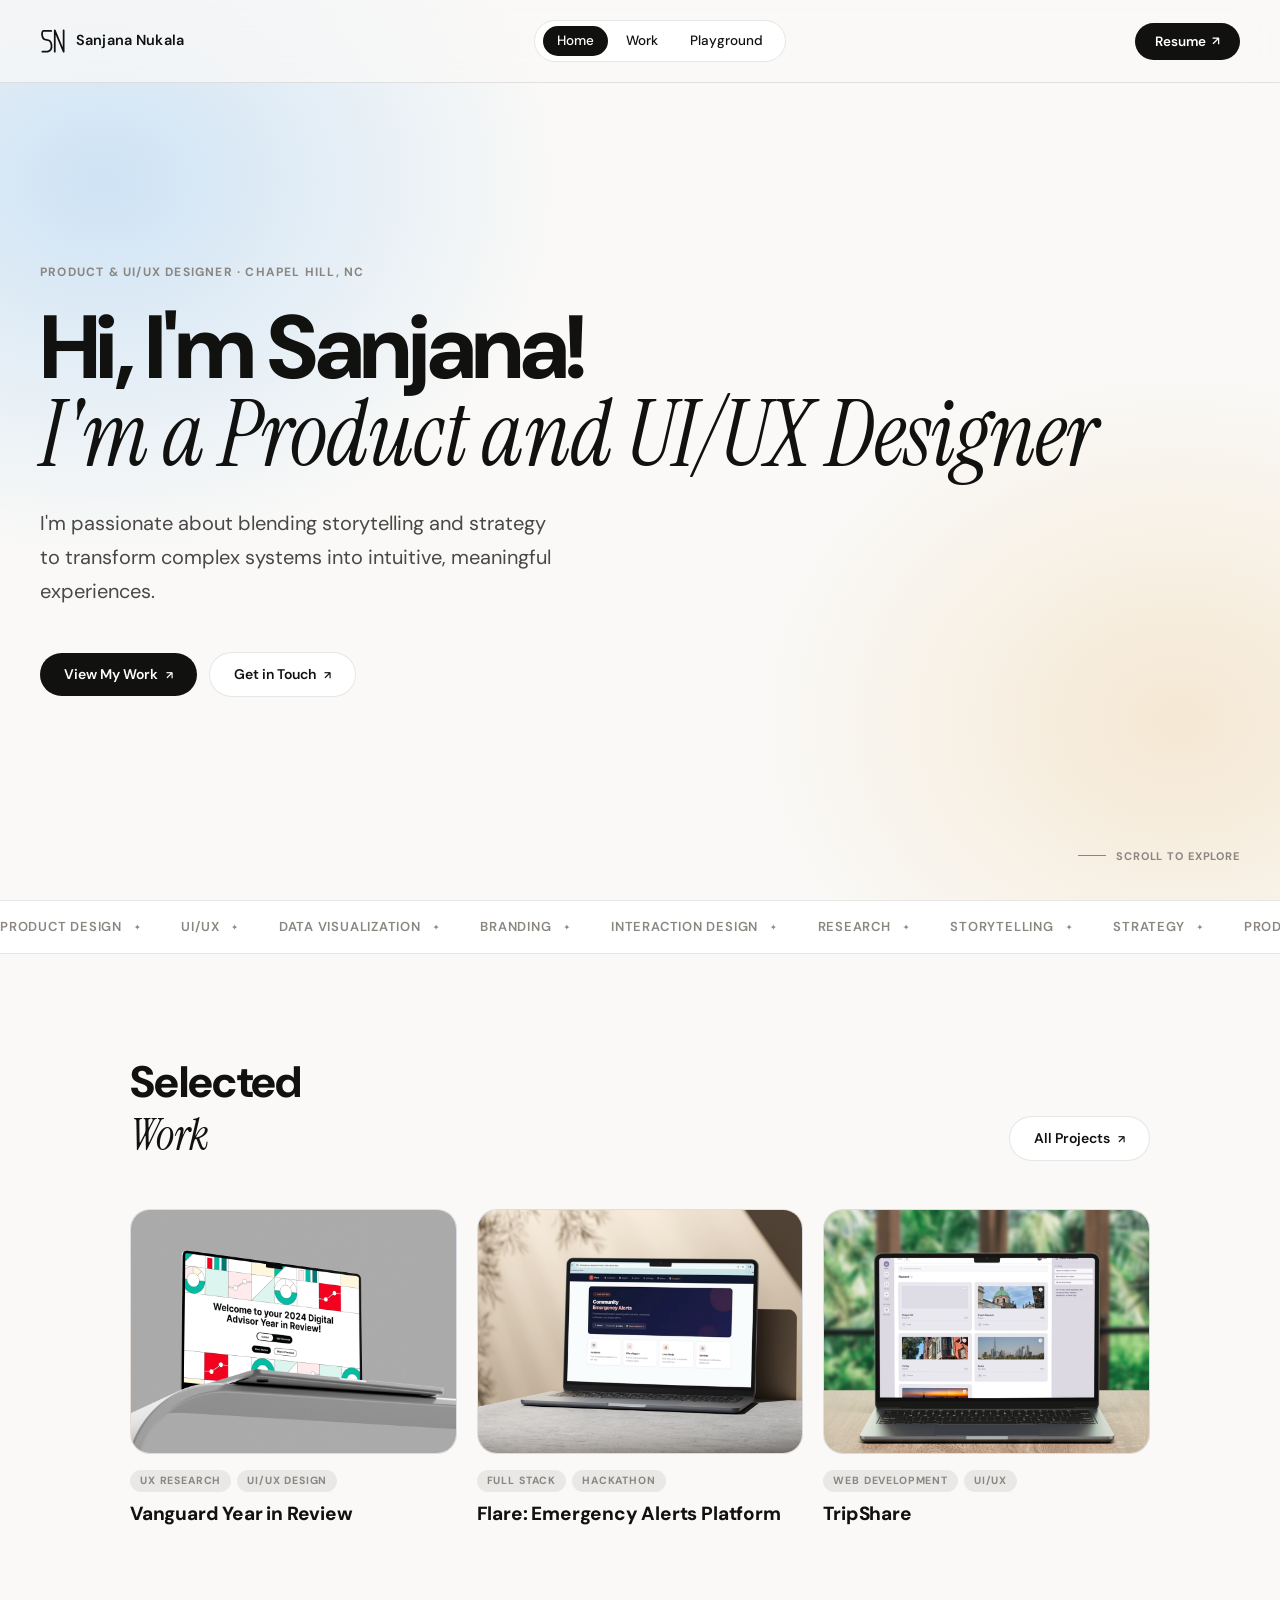
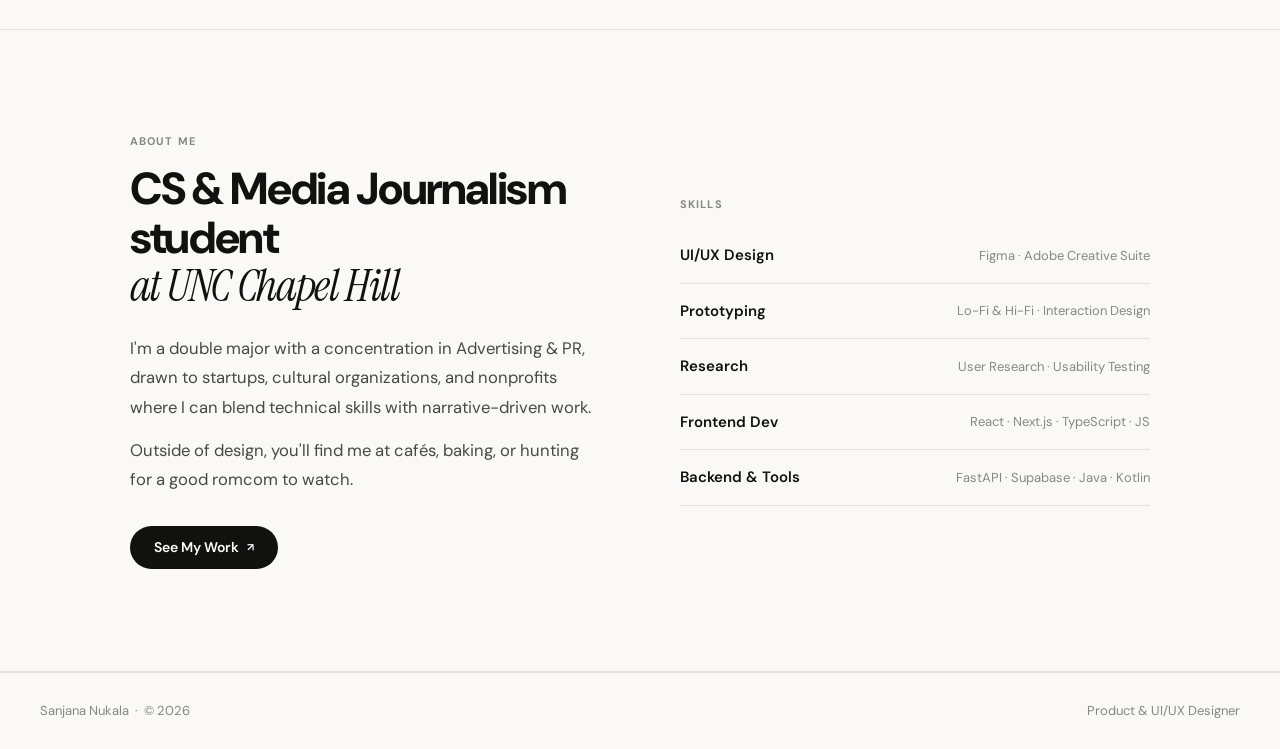
<file: index.html>
<!DOCTYPE html>
<html lang="en">
<head>
  <meta charset="UTF-8" />
  <meta name="viewport" content="width=device-width, initial-scale=1.0" />
  <meta name="description" content="Sanjana Nukala — Product & UI/UX Designer blending storytelling and strategy." />
  <title>Sanjana Nukala — Product & UI/UX Designer</title>
  <link rel="stylesheet" href="css/global.css" />
  <link rel="stylesheet" href="css/home.css" />
</head>
<body>

  <site-header></site-header>

  <!-- ── HERO ─────────────────────────────────────────────── -->
  <section class="hero">
    <p class="hero-eyebrow">Product & UI/UX Designer · Chapel Hill, NC</p>
    <h1>
      Hi, I'm Sanjana!<br />
      <em>I'm a Product and UI/UX Designer</em>
    </h1>
    <p class="hero-sub t-large">
      I'm passionate about blending storytelling and strategy to transform
      complex systems into intuitive, meaningful experiences.
    </p>
    <div class="hero-actions">
      <a href="/work/" class="btn btn-dark">View My Work</a>
      <a href="mailto:hello@youremail.com" class="btn btn-light">Get in Touch</a>
    </div>
    <div class="hero-scroll-hint">Scroll to explore</div>
  </section>

  <!-- ── MARQUEE ───────────────────────────────────────────── -->
  <div class="marquee-wrap" aria-hidden="true">
    <div class="marquee-track">
      <!-- Duplicate items for seamless loop -->
      <span class="marquee-item">Product Design</span>
      <span class="marquee-item">UI/UX</span>
      <span class="marquee-item">Data Visualization</span>
      <span class="marquee-item">Branding</span>
      <span class="marquee-item">Interaction Design</span>
      <span class="marquee-item">Research</span>
      <span class="marquee-item">Storytelling</span>
      <span class="marquee-item">Strategy</span>
      <span class="marquee-item">Product Design</span>
      <span class="marquee-item">UI/UX</span>
      <span class="marquee-item">Data Visualization</span>
      <span class="marquee-item">Branding</span>
      <span class="marquee-item">Interaction Design</span>
      <span class="marquee-item">Research</span>
      <span class="marquee-item">Storytelling</span>
      <span class="marquee-item">Strategy</span>
    </div>
  </div>

  <!-- ── WORK PREVIEW ──────────────────────────────────────── -->
  <section class="work-preview">
    <div class="container">
      <div class="work-header reveal">
        <h2>Selected<br/><em>Work</em></h2>
        <a href="/work/" class="btn btn-light">All Projects</a>
      </div>

      <div class="work-grid">

        <!-- ── Work Card 1 ── -->
        <a href="/work/vanguard-redesign/" class="work-card reveal">
          <div class="work-thumb">
            <img src="work/vanguard-redesign/assets/vanguard-mock.png" alt="Vanguard Year in Review Redesign" onerror="this.style.display='none'" />
          </div>
          <div class="work-info">
            <div class="work-tags">
              <span class="work-tag">UX Research</span>
              <span class="work-tag">UI/UX Design</span>
            </div>
            <h3>Vanguard Year in Review</h3>
          </div>
        </a>

        <!-- ── Work Card 2 ── -->
        <a href="/work/flare/" class="work-card reveal">
          <div class="work-thumb">
            <img src="resources/flare/flare_mockup.png" alt="Flare: Emergency Alerts Platform" onerror="this.style.display='none'" />
          </div>
          <div class="work-info">
            <div class="work-tags">
              <span class="work-tag">Full Stack</span>
              <span class="work-tag">Hackathon</span>
            </div>
            <h3>Flare: Emergency Alerts Platform</h3>
          </div>
        </a>

        <!-- ── Work Card 3 ── -->
        <a href="/work/tripshare/" class="work-card reveal">
          <div class="work-thumb">
            <img src="resources/tripshare/tripshare_mockup.png" alt="TripShare" onerror="this.style.display='none'" />
          </div>
          <div class="work-info">
            <div class="work-tags">
              <span class="work-tag">Web Development</span>
              <span class="work-tag">UI/UX</span>
            </div>
            <h3>TripShare</h3>
          </div>
        </a>

      </div>
    </div>
  </section>

  <!-- ── ABOUT ─────────────────────────────────────────────── -->
  <section class="about-strip">
    <div class="container">
      <div class="about-grid reveal">
        <div class="about-text">
          <p class="t-label" style="margin-bottom:16px">About Me</p>
          <h2>CS & Media Journalism student<br/><em>at UNC Chapel Hill</em></h2>
          <p class="t-body" style="margin-top:20px">
            I'm a double major with a concentration in Advertising & PR,
            drawn to startups, cultural organizations, and nonprofits where
            I can blend technical skills with narrative-driven work.
          </p>
          <p class="t-body" style="margin-top:14px">
            Outside of design, you'll find me at cafés, baking, or hunting
            for a good romcom to watch.
          </p>
          <a href="/work/" class="btn btn-dark" style="margin-top:32px">See My Work</a>
        </div>

        <div class="skills-list">
          <p class="t-label" style="margin-bottom:16px">Skills</p>
          <div class="skill-row">
            <span class="skill-name">UI/UX Design</span>
            <span class="skill-level">Figma · Adobe Creative Suite</span>
          </div>
          <div class="skill-row">
            <span class="skill-name">Prototyping</span>
            <span class="skill-level">Lo-Fi & Hi-Fi · Interaction Design</span>
          </div>
          <div class="skill-row">
            <span class="skill-name">Research</span>
            <span class="skill-level">User Research · Usability Testing</span>
          </div>
          <div class="skill-row">
            <span class="skill-name">Frontend Dev</span>
            <span class="skill-level">React · Next.js · TypeScript · JS</span>
          </div>
          <div class="skill-row">
            <span class="skill-name">Backend & Tools</span>
            <span class="skill-level">FastAPI · Supabase · Java · Kotlin</span>
          </div>
        </div>
      </div>
    </div>
  </section>

  <!-- ── FOOTER ────────────────────────────────────────────── -->
  <footer class="site-footer">
    <p>Sanjana Nukala &nbsp;·&nbsp; © 2026</p>
    <p>Product & UI/UX Designer</p>
  </footer>

  <script src="js/main.js"></script>
</body>
</html>
</file>
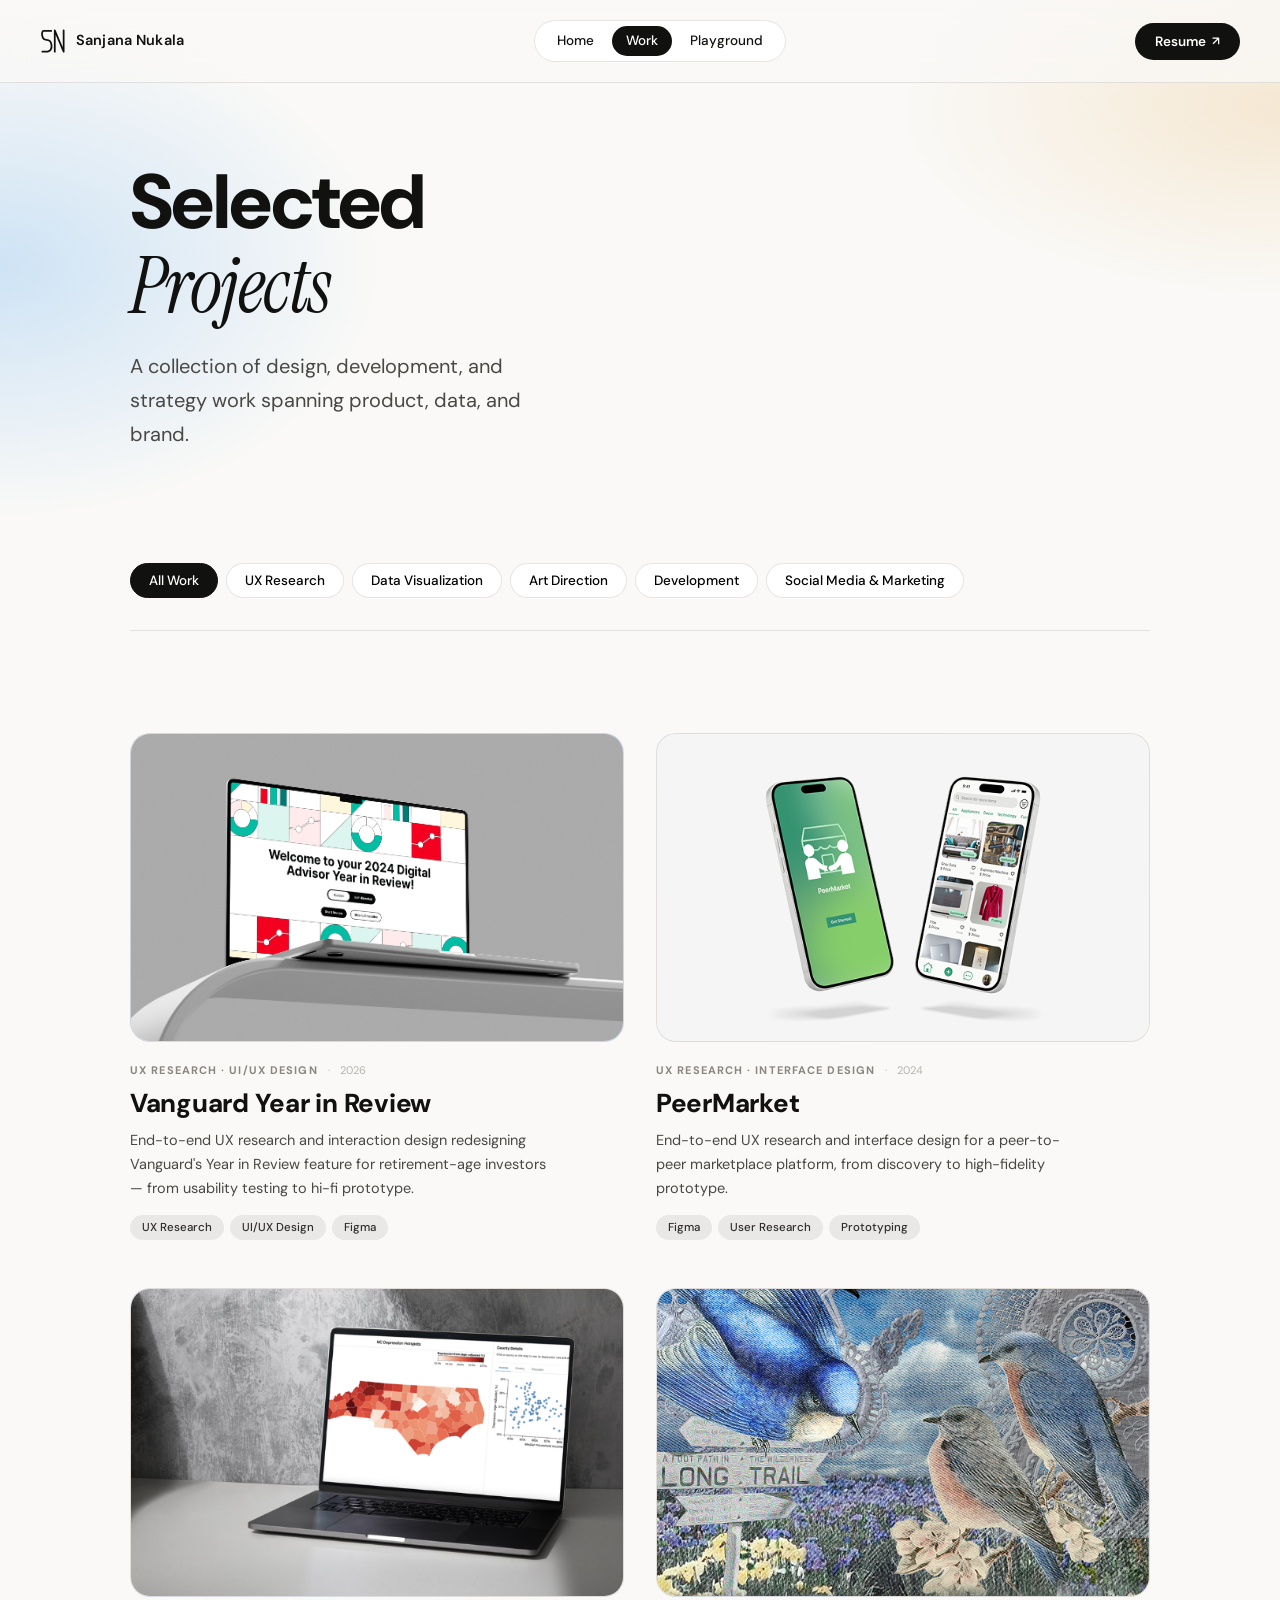
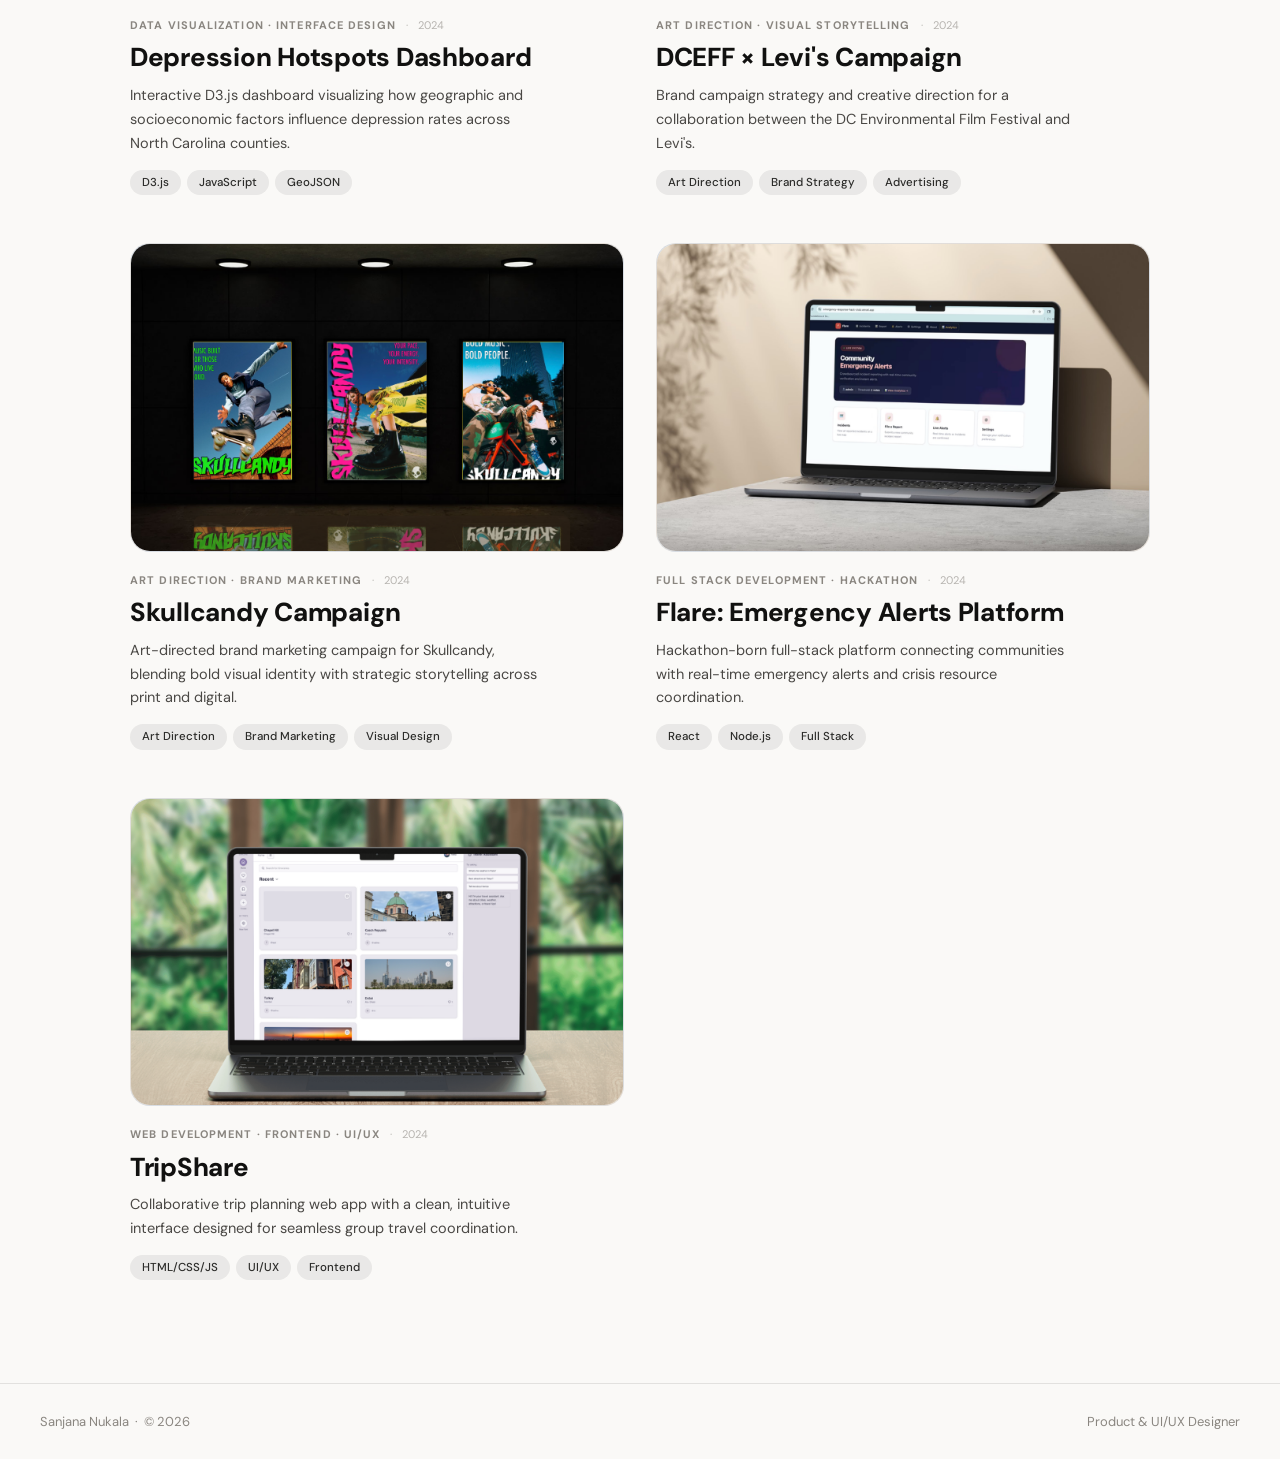
<file: work/index.html>
<!DOCTYPE html>
<html lang="en">
<head>
  <meta charset="UTF-8" />
  <meta name="viewport" content="width=device-width, initial-scale=1.0" />
  <meta name="description" content="Work — Sanjana Nukala's design projects and case studies." />
  <title>Work — Sanjana Nukala</title>
  <link rel="stylesheet" href="../css/global.css" />
  <link rel="stylesheet" href="../css/work.css" />
</head>
<body>

  <site-header></site-header>

  <!-- ── HERO ─────────────────────────────────────────────── -->
  <section class="work-hero">
    <div class="container">
      <h1>Selected<br/><em>Projects</em></h1>
      <p class="t-large" style="margin-top:20px; max-width:440px">
        A collection of design, development, and strategy work
        spanning product, data, and brand.
      </p>
    </div>
  </section>

  <!-- ── FILTER BAR ────────────────────────────────────────── -->
  <div class="container">
    <div class="filter-bar reveal">
      <button class="filter-btn active" data-filter="all">All Work</button>
      <button class="filter-btn" data-filter="product">UX Research</button>
      <button class="filter-btn" data-filter="data-viz">Data Visualization</button>
      <button class="filter-btn" data-filter="brand">Art Direction</button>
      <button class="filter-btn" data-filter="web">Development</button>
      <button class="filter-btn" data-filter="marketing">Social Media &amp; Marketing</button>
    </div>
  </div>

  <!-- ── PROJECTS GRID ──────────────────────────────────────── -->
  <div class="container">
    <div class="projects-grid">

      <!-- ── Project: Vanguard Year in Review ── -->
      <a href="/work/vanguard-redesign/"
         class="project-card reveal"
         data-category="product">
        <div class="project-thumb" style="background:linear-gradient(135deg,#eef3fb,#dce9f7)">
          <img src="vanguard-redesign/assets/vanguard-mock.png" alt="Vanguard Year in Review Redesign"
               onerror="this.style.display='none'" />
        </div>
        <div class="project-info">
          <div class="project-meta">
            <span class="project-category">UX Research · UI/UX Design</span>
            <span class="project-year">2026</span>
          </div>
          <h3>Vanguard Year in Review</h3>
          <p>
            End-to-end UX research and interaction design redesigning Vanguard's Year in Review
            feature for retirement-age investors — from usability testing to hi-fi prototype.
          </p>
          <div class="project-tags">
            <span class="project-tag">UX Research</span>
            <span class="project-tag">UI/UX Design</span>
            <span class="project-tag">Figma</span>
          </div>
        </div>
      </a>

      <!-- ── Project 1: PeerMarket ── -->
      <a href="/work/peermarket/"
         class="project-card reveal"
         data-category="product">
        <div class="project-thumb">
          <img src="../resources/peermarket/iPhone 17 Pro Dual Floating Yellow Screen Mockup.png" alt="PeerMarket"
               onerror="this.style.display='none'; this.nextElementSibling.style.display='block'" />
        </div>
        <div class="project-info">
          <div class="project-meta">
            <span class="project-category">UX Research · Interface Design</span>
            <span class="project-year">2024</span>
          </div>
          <h3>PeerMarket</h3>
          <p>
            End-to-end UX research and interface design for a peer-to-peer
            marketplace platform, from discovery to high-fidelity prototype.
          </p>
          <div class="project-tags">
            <span class="project-tag">Figma</span>
            <span class="project-tag">User Research</span>
            <span class="project-tag">Prototyping</span>
          </div>
        </div>
      </a>

      <!-- ── Project 2: Depression Dashboard ── -->
      <a href="depression-dashboard/"
         class="project-card reveal"
         data-category="data-viz">
        <div class="project-thumb">
          <img src="../resources/depression-dashboard/depression-dashboard-mockup.png" alt="Depression Hotspots Dashboard"
               onerror="this.style.display='none'; this.nextElementSibling.style.display='block'" />
        </div>
        <div class="project-info">
          <div class="project-meta">
            <span class="project-category">Data Visualization · Interface Design</span>
            <span class="project-year">2024</span>
          </div>
          <h3>Depression Hotspots Dashboard</h3>
          <p>
            Interactive D3.js dashboard visualizing how geographic and socioeconomic
            factors influence depression rates across North Carolina counties.
          </p>
          <div class="project-tags">
            <span class="project-tag">D3.js</span>
            <span class="project-tag">JavaScript</span>
            <span class="project-tag">GeoJSON</span>
          </div>
        </div>
      </a>

      <!-- ── Project 3: DCEFF Campaign ── -->
      <a href="dceff-campaign/"
         class="project-card reveal"
         data-category="brand marketing">
        <div class="project-thumb">
          <img src="../resources/dceffxlevis/dceff-mockup.png" alt="DCEFF × Levi's Campaign"
               onerror="this.style.display='none'; this.nextElementSibling.style.display='block'" />
        </div>
        <div class="project-info">
          <div class="project-meta">
            <span class="project-category">Art Direction · Visual Storytelling</span>
            <span class="project-year">2024</span>
          </div>
          <h3>DCEFF × Levi's Campaign</h3>
          <p>
            Brand campaign strategy and creative direction for a collaboration
            between the DC Environmental Film Festival and Levi's.
          </p>
          <div class="project-tags">
            <span class="project-tag">Art Direction</span>
            <span class="project-tag">Brand Strategy</span>
            <span class="project-tag">Advertising</span>
          </div>
        </div>
      </a>

      <!-- ── Project 4: Skullcandy Campaign ── -->
      <a href="skullcandy-campaign/"
         class="project-card reveal"
         data-category="brand marketing">
        <div class="project-thumb">
          <img src="../resources/skullcandy/skullcandy mockup.png" alt="Skullcandy Campaign"
               onerror="this.style.display='none'; this.nextElementSibling.style.display='block'" />
        </div>
        <div class="project-info">
          <div class="project-meta">
            <span class="project-category">Art Direction · Brand Marketing</span>
            <span class="project-year">2024</span>
          </div>
          <h3>Skullcandy Campaign</h3>
          <p>
            Art-directed brand marketing campaign for Skullcandy, blending bold
            visual identity with strategic storytelling across print and digital.
          </p>
          <div class="project-tags">
            <span class="project-tag">Art Direction</span>
            <span class="project-tag">Brand Marketing</span>
            <span class="project-tag">Visual Design</span>
          </div>
        </div>
      </a>

      <!-- ── Project 5: Flare ── -->
      <a href="flare/"
         class="project-card reveal"
         data-category="web">
        <div class="project-thumb">
          <img src="../resources/flare/flare_mockup.png" alt="Flare: Emergency Alerts Platform"
               onerror="this.style.display='none'; this.nextElementSibling.style.display='block'" />
        </div>
        <div class="project-info">
          <div class="project-meta">
            <span class="project-category">Full Stack Development · Hackathon</span>
            <span class="project-year">2024</span>
          </div>
          <h3>Flare: Emergency Alerts Platform</h3>
          <p>
            Hackathon-born full-stack platform connecting communities with
            real-time emergency alerts and crisis resource coordination.
          </p>
          <div class="project-tags">
            <span class="project-tag">React</span>
            <span class="project-tag">Node.js</span>
            <span class="project-tag">Full Stack</span>
          </div>
        </div>
      </a>

      <!-- ── Project 6: TripShare ── -->
      <a href="tripshare/"
         class="project-card reveal"
         data-category="web">
        <div class="project-thumb">
          <img src="../resources/tripshare/tripshare_mockup.png" alt="TripShare"
               onerror="this.style.display='none'; this.nextElementSibling.style.display='block'" />
        </div>
        <div class="project-info">
          <div class="project-meta">
            <span class="project-category">Web Development · Frontend · UI/UX</span>
            <span class="project-year">2024</span>
          </div>
          <h3>TripShare</h3>
          <p>
            Collaborative trip planning web app with a clean, intuitive interface
            designed for seamless group travel coordination.
          </p>
          <div class="project-tags">
            <span class="project-tag">HTML/CSS/JS</span>
            <span class="project-tag">UI/UX</span>
            <span class="project-tag">Frontend</span>
          </div>
        </div>
      </a>

    </div>
  </div>

  <!-- ── FOOTER ────────────────────────────────────────────── -->
  <footer class="site-footer">
    <p>Sanjana Nukala &nbsp;·&nbsp; © 2026</p>
    <p>Product & UI/UX Designer</p>
  </footer>

  <script src="../js/main.js"></script>
</body>
</html>
</file>
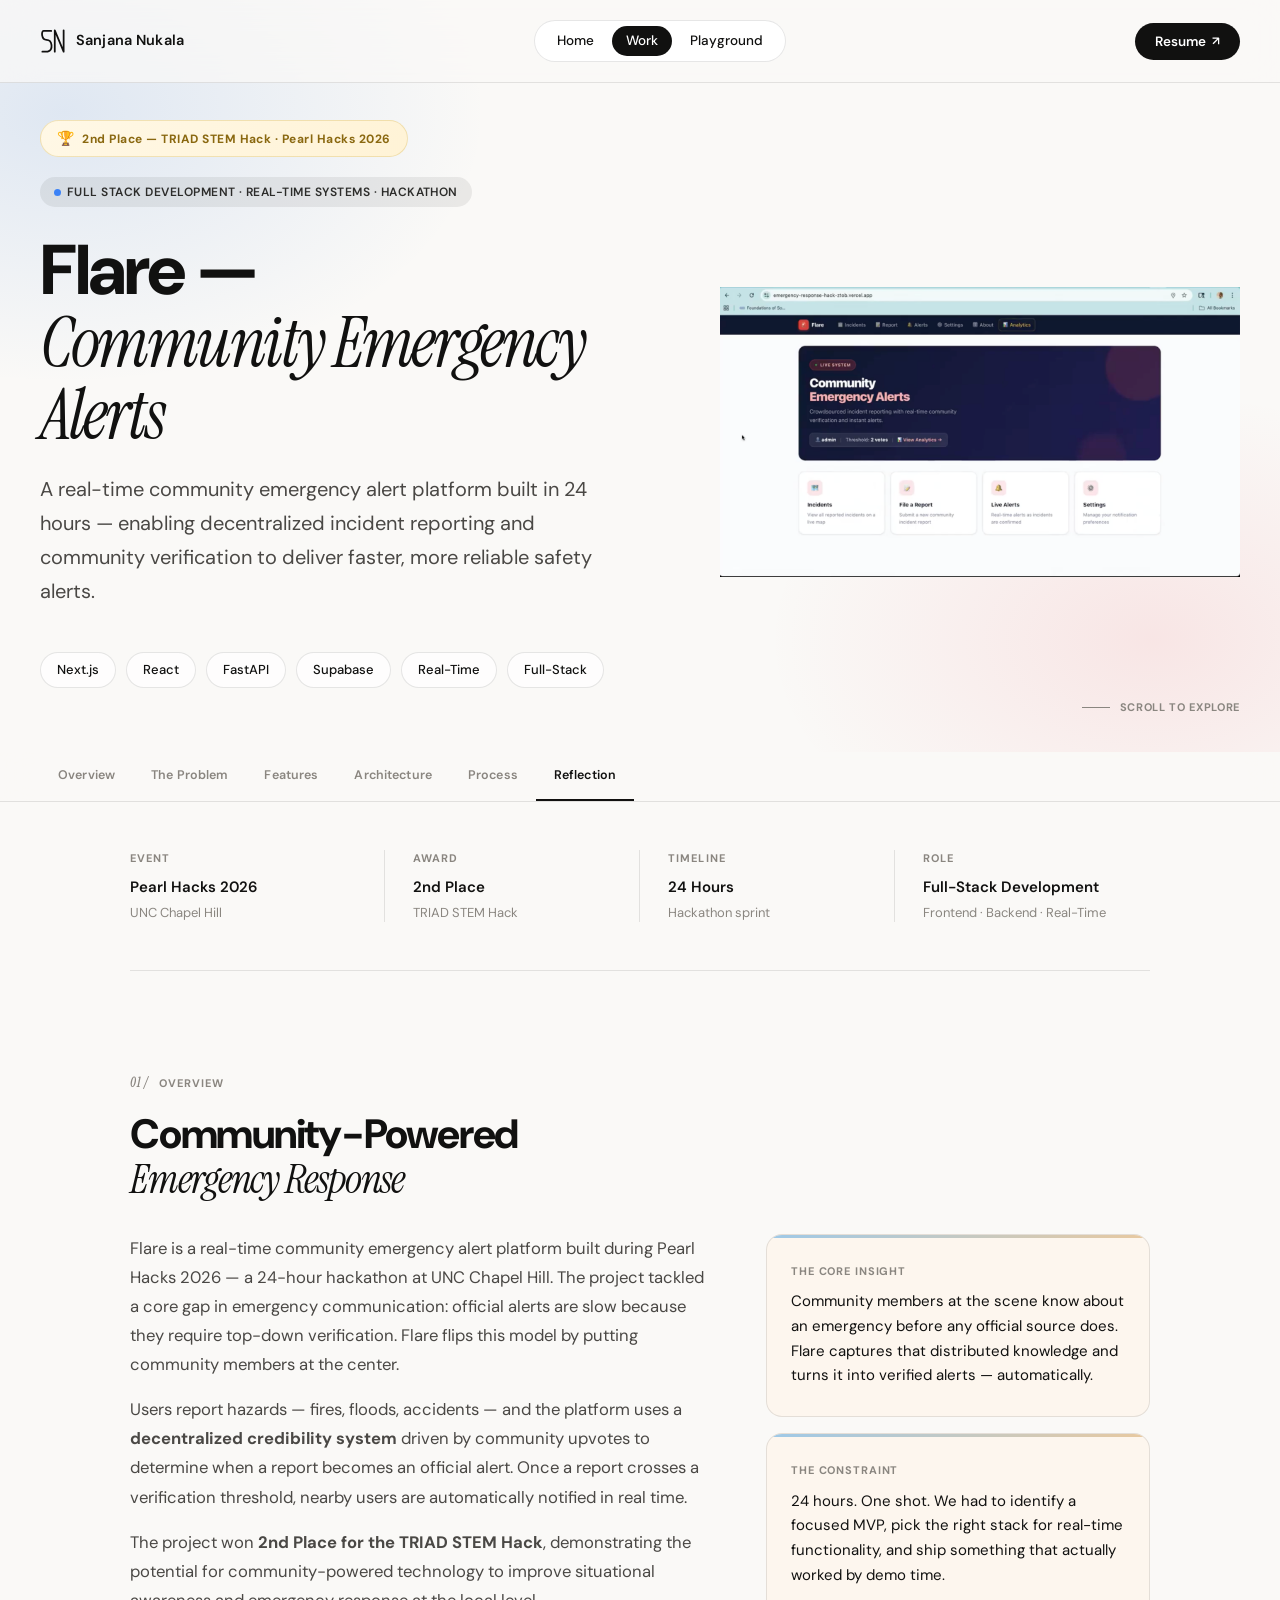
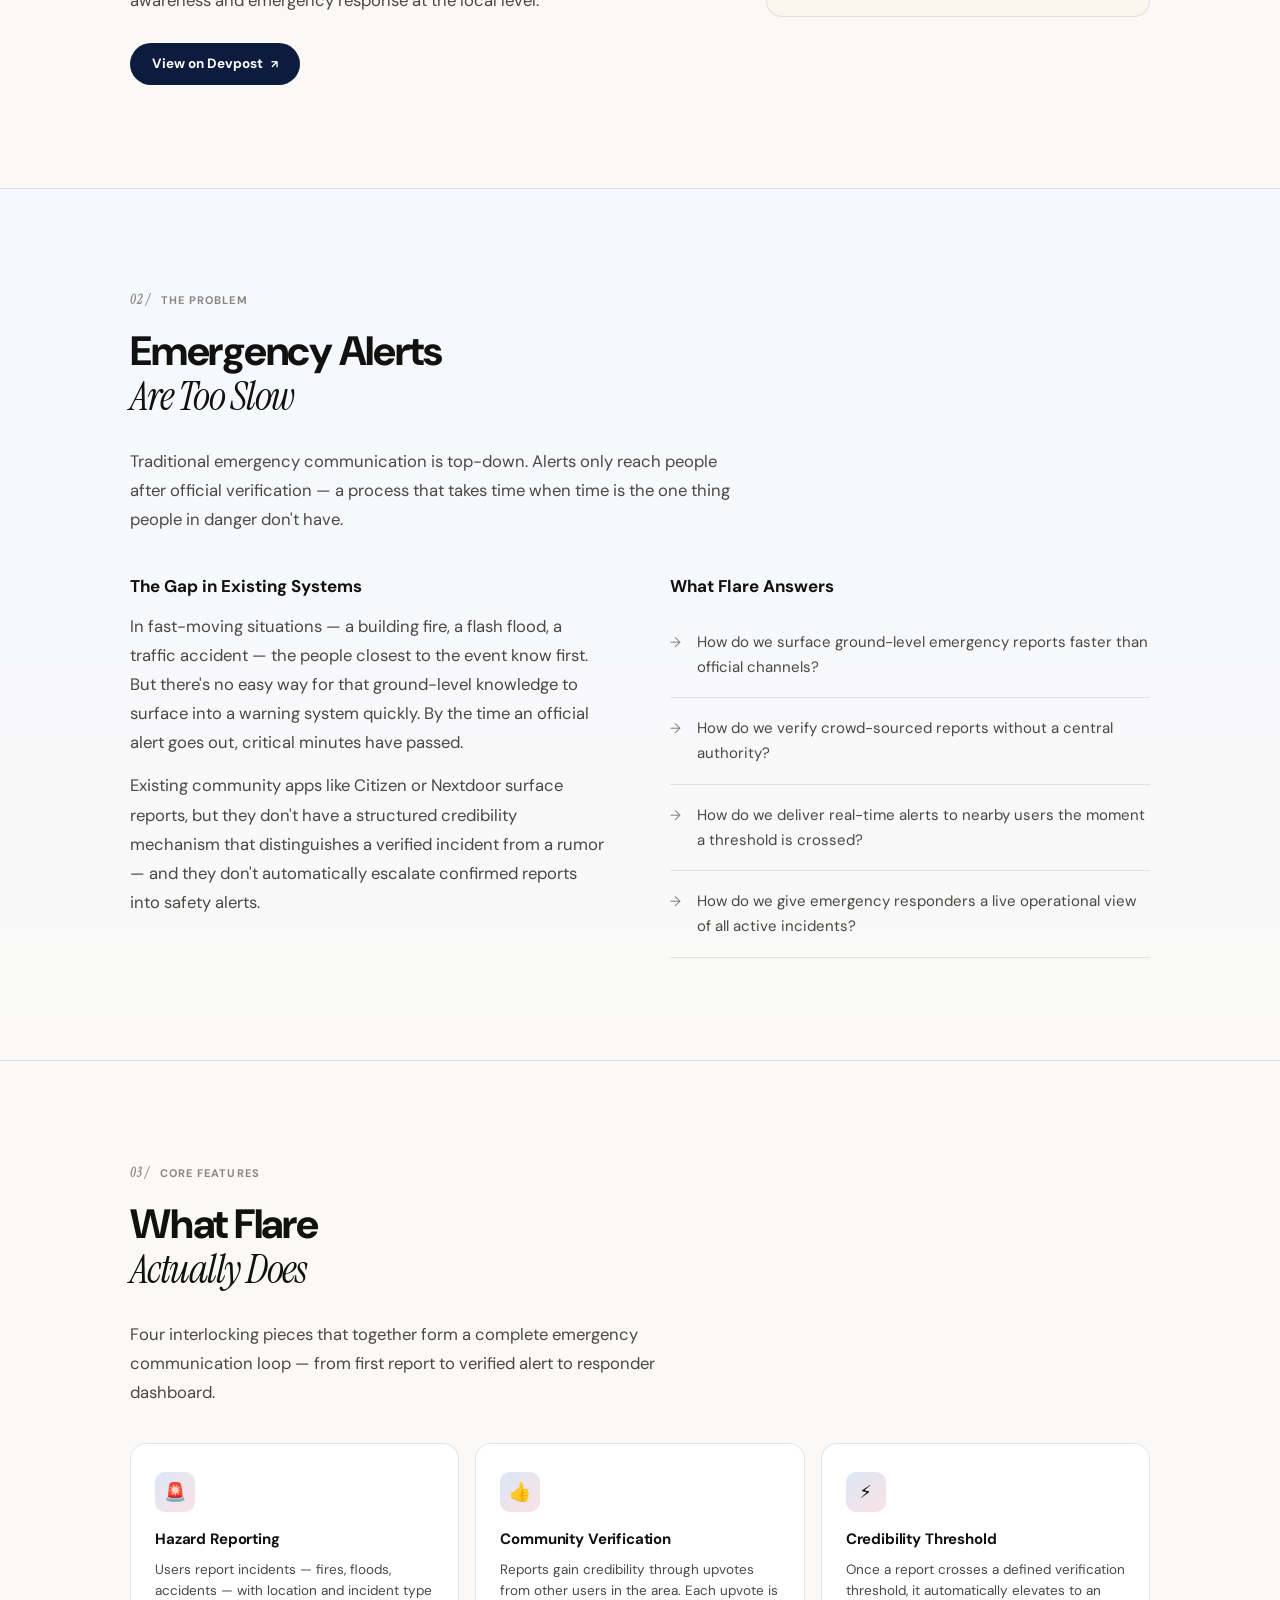
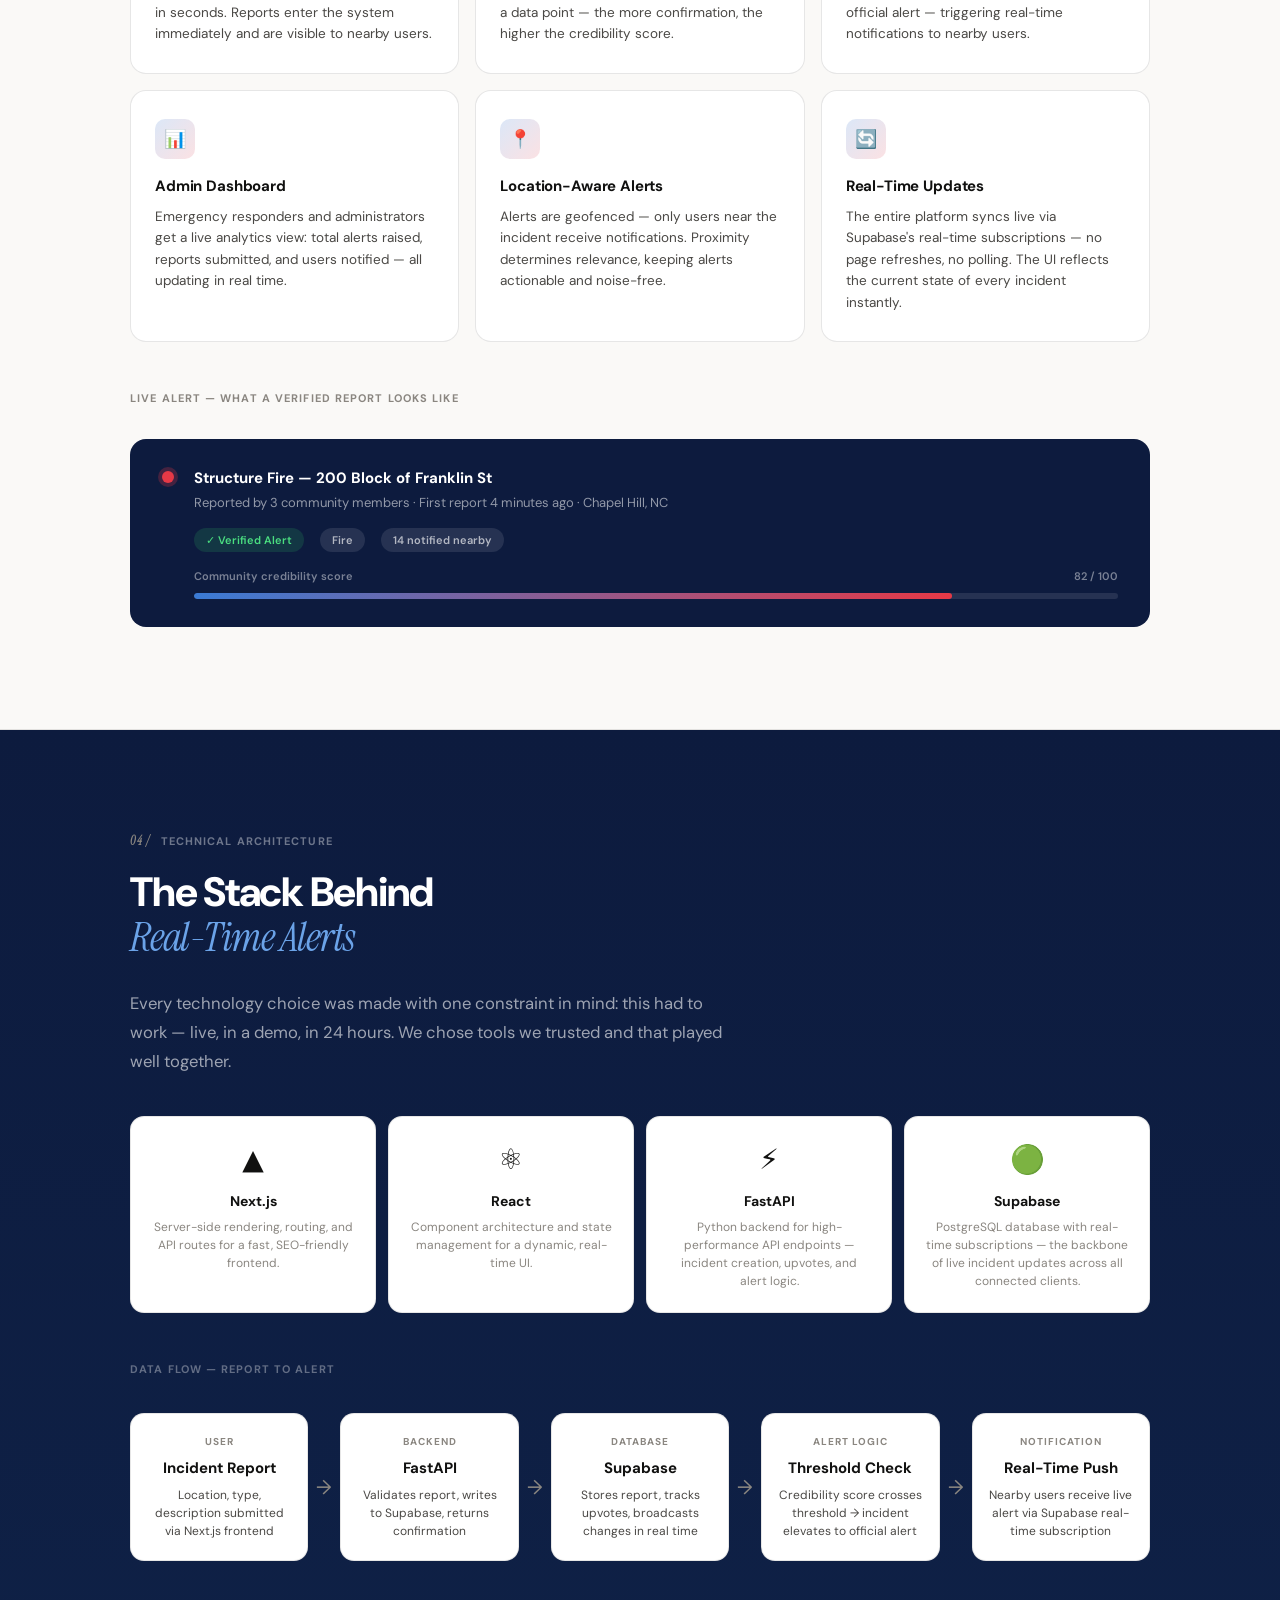
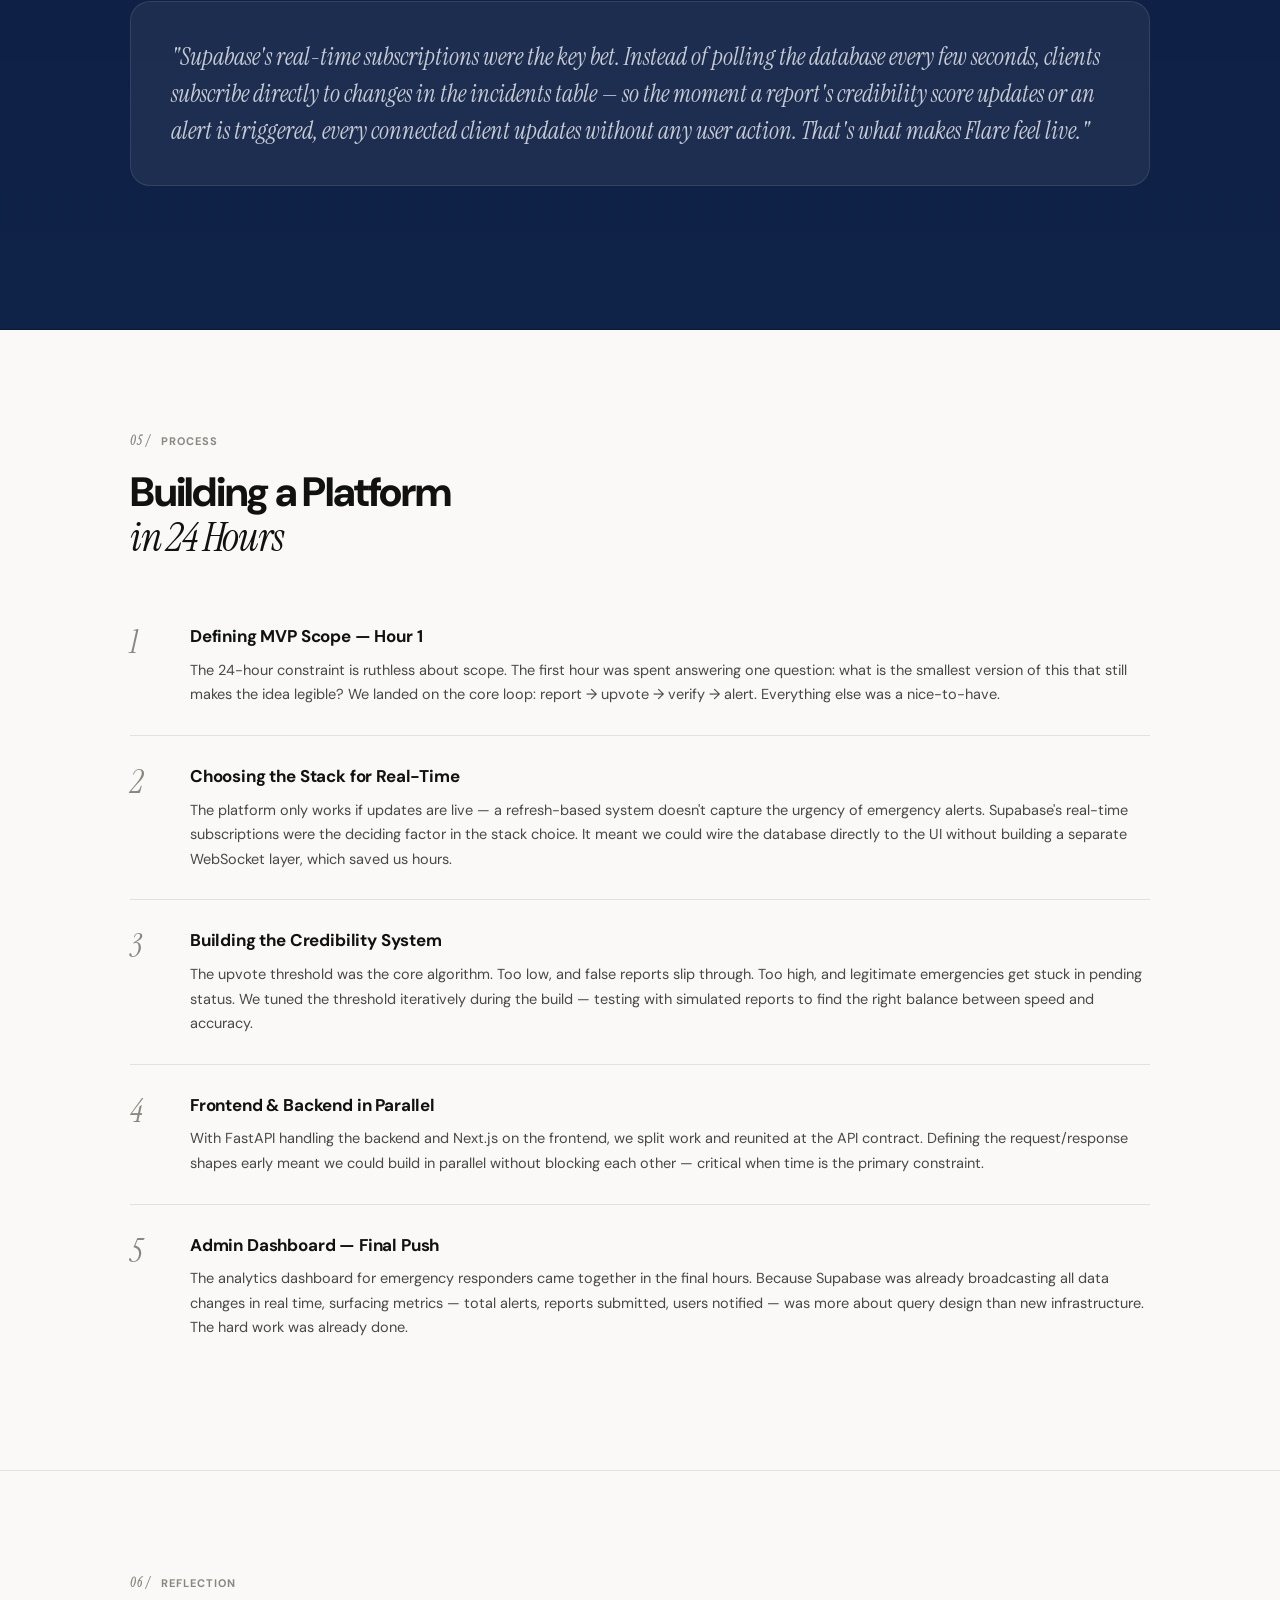
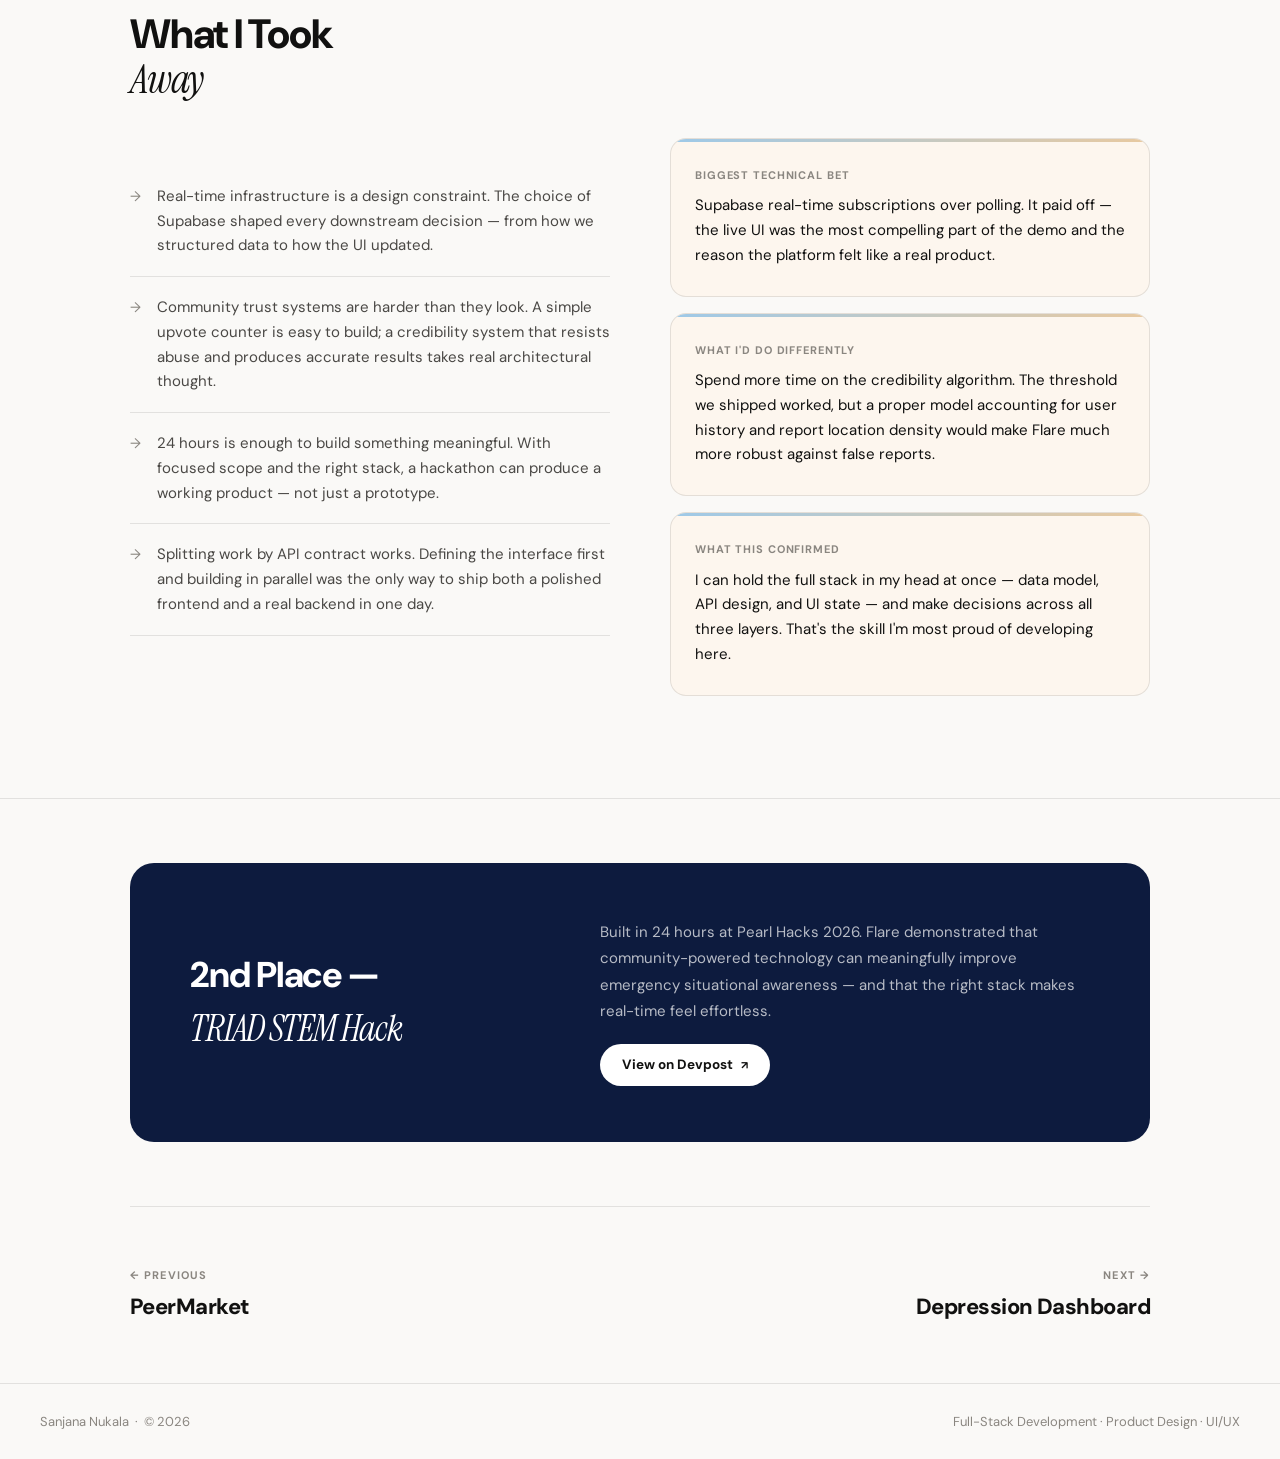
<file: work/flare/index.html>
<!DOCTYPE html>
<html lang="en">
<head>
  <meta charset="UTF-8" />
  <meta name="viewport" content="width=device-width, initial-scale=1.0" />
  <meta name="description" content="Flare — Real-time community emergency alert platform built with Next.js, FastAPI, and Supabase. 2nd Place at Pearl Hacks 2026." />
  <title>Flare — Sanjana Nukala</title>
  <link rel="stylesheet" href="../../css/global.css" />
  <link rel="stylesheet" href="../../css/case-study.css" />
  <style>
    /* ── Flare tokens ─────────────────────────────────────── */
    :root {
      --flare-navy:   #0d1b3e;
      --flare-mid:    #1a2d5a;
      --flare-red:    #e63946;
      --flare-red-lt: #fdecea;
      --flare-blue:   #3a7bd5;
      --flare-glow:   rgba(230,57,70,0.12);
    }

    /* ── Hero ─────────────────────────────────────────────── */
    .cs-hero.flare-hero {
      background:
        radial-gradient(ellipse 55% 60% at 5% 15%, rgba(58,123,213,.14) 0%, transparent 60%),
        radial-gradient(ellipse 50% 55% at 90% 85%, rgba(230,57,70,.10) 0%, transparent 60%),
        var(--bg);
    }

    /* ── Award badge ──────────────────────────────────────── */
    .award-badge {
      display: inline-flex;
      align-items: center;
      gap: 8px;
      background: linear-gradient(135deg, #fff8e6, #fff3d6);
      border: 1px solid rgba(200,160,40,.25);
      border-radius: 99px;
      padding: 7px 16px;
      font-size: 12px;
      font-weight: 700;
      color: #8a6810;
      letter-spacing: 0.04em;
      margin-bottom: 20px;
    }
    .award-badge::before {
      content: "🏆";
      font-size: 14px;
    }

    /* ── Feature cards (override icon gradient for Flare) ─── */
    .flare-icon {
      background: linear-gradient(135deg, rgba(58,123,213,.18), rgba(230,57,70,.15));
    }

    /* ── Tech stack grid ──────────────────────────────────── */
    .tech-grid {
      display: grid;
      grid-template-columns: repeat(4, 1fr);
      gap: 12px;
      margin-top: 36px;
    }
    .tech-card {
      background: white;
      border: 1px solid var(--border);
      border-radius: 14px;
      padding: 22px 20px;
      text-align: center;
    }
    .tech-icon {
      font-size: 28px;
      margin-bottom: 10px;
    }
    .tech-card h4 {
      font-size: 14px;
      font-weight: 700;
      margin-bottom: 6px;
    }
    .tech-card p {
      font-size: 12px;
      color: var(--ink-soft);
      line-height: 1.5;
    }

    /* ── Architecture diagram (text-based) ───────────────── */
    .arch-flow {
      display: flex;
      align-items: center;
      gap: 0;
      margin: 36px 0;
      overflow-x: auto;
    }
    .arch-box {
      flex: 1;
      min-width: 140px;
      background: white;
      border: 1px solid var(--border);
      border-radius: 14px;
      padding: 20px 16px;
      text-align: center;
    }
    .arch-box .arch-layer {
      font-size: 10px;
      font-weight: 700;
      letter-spacing: .1em;
      text-transform: uppercase;
      color: var(--ink-soft);
      margin-bottom: 8px;
    }
    .arch-box h4 {
      font-size: 15px;
      font-weight: 700;
      margin-bottom: 6px;
    }
    .arch-box p {
      font-size: 12px;
      color: var(--ink-mid);
      line-height: 1.5;
    }
    .arch-arrow {
      font-size: 20px;
      color: var(--ink-soft);
      padding: 0 8px;
      flex-shrink: 0;
    }

    /* ── Alert preview strip ──────────────────────────────── */
    .alert-demo {
      background: var(--flare-navy);
      border-radius: 16px;
      padding: 28px 32px;
      margin-top: 32px;
      display: flex;
      align-items: flex-start;
      gap: 20px;
    }
    .alert-dot {
      width: 12px;
      height: 12px;
      border-radius: 50%;
      background: var(--flare-red);
      flex-shrink: 0;
      margin-top: 4px;
      box-shadow: 0 0 0 4px rgba(230,57,70,.25);
      animation: pulse 2s ease infinite;
    }
    @keyframes pulse {
      0%, 100% { box-shadow: 0 0 0 4px rgba(230,57,70,.25); }
      50%       { box-shadow: 0 0 0 8px rgba(230,57,70,.1); }
    }
    .alert-demo-content h4 {
      color: white;
      font-size: 15px;
      font-weight: 700;
      margin-bottom: 4px;
    }
    .alert-demo-content p {
      color: rgba(255,255,255,.55);
      font-size: 13px;
      line-height: 1.55;
    }
    .alert-meta {
      display: flex;
      gap: 16px;
      margin-top: 14px;
    }
    .alert-chip {
      font-size: 11px;
      font-weight: 600;
      padding: 4px 12px;
      border-radius: 99px;
      background: rgba(255,255,255,.1);
      color: rgba(255,255,255,.65);
    }
    .alert-chip.verified {
      background: rgba(58,213,100,.15);
      color: #4ade80;
    }

    /* ── Credibility bar ──────────────────────────────────── */
    .credibility-bar-wrap {
      margin-top: 16px;
    }
    .credibility-label {
      display: flex;
      justify-content: space-between;
      font-size: 11px;
      font-weight: 600;
      color: rgba(255,255,255,.45);
      margin-bottom: 8px;
    }
    .credibility-bar {
      height: 6px;
      background: rgba(255,255,255,.1);
      border-radius: 99px;
      overflow: hidden;
    }
    .credibility-fill {
      height: 100%;
      width: 82%;
      background: linear-gradient(90deg, var(--flare-blue), var(--flare-red));
      border-radius: 99px;
    }

    /* ── Outcome strip override ───────────────────────────── */
    .outcome-strip.flare { background: var(--flare-navy); }

    /* ── cs-section spacing ───────────────────────────────── */
    .cs-section { padding: var(--section-pad) 0; border-bottom: 1px solid var(--border); }
    .cs-section:last-of-type { border-bottom: none; }

    /* ── Responsive ───────────────────────────────────────── */
    @media (max-width: 900px) {
      .tech-grid { grid-template-columns: repeat(2, 1fr); }
      .arch-flow { flex-direction: column; gap: 8px; }
      .arch-arrow { transform: rotate(90deg); }
    }
    @media (max-width: 480px) {
      .tech-grid { grid-template-columns: 1fr; }
    }
  </style>
</head>
<body>

  <site-header></site-header>

  <!-- ── HERO ─────────────────────────────────────────────── -->
  <section class="cs-hero flare-hero cs-hero-split">
    <div class="cs-hero-content">
      <div class="award-badge">2nd Place — TRIAD STEM Hack · Pearl Hacks 2026</div>
      <span class="tag dot">Full Stack Development · Real-Time Systems · Hackathon</span>
      <h1>Flare —<br /><em>Community Emergency Alerts</em></h1>
      <p class="cs-hero-sub t-large">
        A real-time community emergency alert platform built in 24 hours — enabling decentralized
        incident reporting and community verification to deliver faster, more reliable safety alerts.
      </p>
      <div class="cs-hero-chips">
        <span class="chip">Next.js</span>
        <span class="chip">React</span>
        <span class="chip">FastAPI</span>
        <span class="chip">Supabase</span>
        <span class="chip">Real-Time</span>
        <span class="chip">Full-Stack</span>
      </div>
      <div class="cs-scroll-hint">Scroll to explore</div>
    </div>
    <div class="cs-hero-media">
      <div class="img-frame">
        <img src="assets/home.png" alt="Flare — Community Emergency Alerts platform shown on a laptop" />
      </div>
    </div>
  </section>

  <!-- ── IN-PAGE SECTION NAV ───────────────────────────────── -->
  <nav class="cs-section-nav" aria-label="Jump to section">
    <a href="#overview">Overview</a>
    <a href="#problem">The Problem</a>
    <a href="#features">Features</a>
    <a href="#architecture">Architecture</a>
    <a href="#process">Process</a>
    <a href="#reflection">Reflection</a>
  </nav>

  <!-- ── PROJECT INFO STRIP ────────────────────────────────── -->
  <div class="container">
    <div class="info-grid reveal">
      <div class="info-cell">
        <p class="t-label" style="margin-bottom:10px">Event</p>
        <p style="font-size:15px;font-weight:600;margin-bottom:4px">Pearl Hacks 2026</p>
        <p style="font-size:13px;color:var(--ink-soft)">UNC Chapel Hill</p>
      </div>
      <div class="info-cell">
        <p class="t-label" style="margin-bottom:10px">Award</p>
        <p style="font-size:15px;font-weight:600;margin-bottom:4px">2nd Place</p>
        <p style="font-size:13px;color:var(--ink-soft)">TRIAD STEM Hack</p>
      </div>
      <div class="info-cell">
        <p class="t-label" style="margin-bottom:10px">Timeline</p>
        <p style="font-size:15px;font-weight:600;margin-bottom:4px">24 Hours</p>
        <p style="font-size:13px;color:var(--ink-soft)">Hackathon sprint</p>
      </div>
      <div class="info-cell">
        <p class="t-label" style="margin-bottom:10px">Role</p>
        <p style="font-size:15px;font-weight:600;margin-bottom:4px">Full-Stack Development</p>
        <p style="font-size:13px;color:var(--ink-soft)">Frontend · Backend · Real-Time</p>
      </div>
    </div>
  </div>

  <!-- ══════════════════════════════════════════════════════════
       SECTION 1 — OVERVIEW
  ═══════════════════════════════════════════════════════════ -->
  <div class="cs-section" id="overview">
    <div class="container">
      <div class="reveal">
        <p class="cs-eyebrow t-label"><span class="num">01 /</span> Overview</p>
        <h2 class="cs-title">Community-Powered<br /><em>Emergency Response</em></h2>
      </div>
      <div class="two-col-wide reveal" style="margin-top:32px">
        <div>
          <p class="t-body">
            Flare is a real-time community emergency alert platform built during Pearl Hacks 2026 —
            a 24-hour hackathon at UNC Chapel Hill. The project tackled a core gap in emergency
            communication: official alerts are slow because they require top-down verification.
            Flare flips this model by putting community members at the center.
          </p>
          <p class="t-body" style="margin-top:16px">
            Users report hazards — fires, floods, accidents — and the platform uses a
            <strong>decentralized credibility system</strong> driven by community upvotes to
            determine when a report becomes an official alert. Once a report crosses a
            verification threshold, nearby users are automatically notified in real time.
          </p>
          <p class="t-body" style="margin-top:16px">
            The project won <strong>2nd Place for the TRIAD STEM Hack</strong>, demonstrating
            the potential for community-powered technology to improve situational awareness
            and emergency response at the local level.
          </p>

          <a href="https://devpost.com/software/flare-tmu49f" target="_blank" rel="noopener" class="outcome-link" style="margin-top:28px;background:var(--flare-navy);color:white;">
            View on Devpost
          </a>
        </div>
        <div style="display:flex;flex-direction:column;gap:16px;">
          <div class="insight-card">
            <h4>The Core Insight</h4>
            <p>Community members at the scene know about an emergency before any official source does. Flare captures that distributed knowledge and turns it into verified alerts — automatically.</p>
          </div>
          <div class="insight-card">
            <h4>The Constraint</h4>
            <p>24 hours. One shot. We had to identify a focused MVP, pick the right stack for real-time functionality, and ship something that actually worked by demo time.</p>
          </div>
        </div>
      </div>
    </div>
  </div>

  <!-- ══════════════════════════════════════════════════════════
       SECTION 2 — THE PROBLEM
  ═══════════════════════════════════════════════════════════ -->
  <div class="cs-section" id="problem" style="background:linear-gradient(180deg,#f5f8ff 0%,var(--bg) 100%)">
    <div class="container">
      <div class="reveal">
        <p class="cs-eyebrow t-label"><span class="num">02 /</span> The Problem</p>
        <h2 class="cs-title">Emergency Alerts<br /><em>Are Too Slow</em></h2>
        <p class="t-body" style="max-width:620px;margin-top:12px">
          Traditional emergency communication is top-down. Alerts only reach people after
          official verification — a process that takes time when time is the one thing
          people in danger don't have.
        </p>
      </div>

      <div class="two-col reveal" style="margin-top:40px">
        <div>
          <h4 style="font-size:17px;font-weight:700;margin-bottom:12px">The Gap in Existing Systems</h4>
          <p class="t-body">
            In fast-moving situations — a building fire, a flash flood, a traffic accident — the
            people closest to the event know first. But there's no easy way for that ground-level
            knowledge to surface into a warning system quickly. By the time an official alert
            goes out, critical minutes have passed.
          </p>
          <p class="t-body" style="margin-top:14px">
            Existing community apps like Citizen or Nextdoor surface reports, but they don't
            have a structured credibility mechanism that distinguishes a verified incident from
            a rumor — and they don't automatically escalate confirmed reports into safety alerts.
          </p>
        </div>
        <div>
          <h4 style="font-size:17px;font-weight:700;margin-bottom:12px">What Flare Answers</h4>
          <ul class="reflection-list" style="margin-top:0">
            <li>How do we surface ground-level emergency reports faster than official channels?</li>
            <li>How do we verify crowd-sourced reports without a central authority?</li>
            <li>How do we deliver real-time alerts to nearby users the moment a threshold is crossed?</li>
            <li>How do we give emergency responders a live operational view of all active incidents?</li>
          </ul>
        </div>
      </div>
    </div>
  </div>

  <!-- ══════════════════════════════════════════════════════════
       SECTION 3 — FEATURES
  ═══════════════════════════════════════════════════════════ -->
  <div class="cs-section" id="features">
    <div class="container">
      <div class="reveal">
        <p class="cs-eyebrow t-label"><span class="num">03 /</span> Core Features</p>
        <h2 class="cs-title">What Flare<br /><em>Actually Does</em></h2>
        <p class="t-body" style="max-width:580px;margin-top:12px">
          Four interlocking pieces that together form a complete emergency communication loop —
          from first report to verified alert to responder dashboard.
        </p>
      </div>

      <div class="feature-grid reveal">
        <div class="feature-card">
          <div class="feature-icon flare-icon">🚨</div>
          <h4>Hazard Reporting</h4>
          <p>Users report incidents — fires, floods, accidents — with location and incident type in seconds. Reports enter the system immediately and are visible to nearby users.</p>
        </div>
        <div class="feature-card">
          <div class="feature-icon flare-icon">👍</div>
          <h4>Community Verification</h4>
          <p>Reports gain credibility through upvotes from other users in the area. Each upvote is a data point — the more confirmation, the higher the credibility score.</p>
        </div>
        <div class="feature-card">
          <div class="feature-icon flare-icon">⚡</div>
          <h4>Credibility Threshold</h4>
          <p>Once a report crosses a defined verification threshold, it automatically elevates to an official alert — triggering real-time notifications to nearby users.</p>
        </div>
        <div class="feature-card">
          <div class="feature-icon flare-icon">📊</div>
          <h4>Admin Dashboard</h4>
          <p>Emergency responders and administrators get a live analytics view: total alerts raised, reports submitted, and users notified — all updating in real time.</p>
        </div>
        <div class="feature-card">
          <div class="feature-icon flare-icon">📍</div>
          <h4>Location-Aware Alerts</h4>
          <p>Alerts are geofenced — only users near the incident receive notifications. Proximity determines relevance, keeping alerts actionable and noise-free.</p>
        </div>
        <div class="feature-card">
          <div class="feature-icon flare-icon">🔄</div>
          <h4>Real-Time Updates</h4>
          <p>The entire platform syncs live via Supabase's real-time subscriptions — no page refreshes, no polling. The UI reflects the current state of every incident instantly.</p>
        </div>
      </div>

      <!-- Live alert demo visual -->
      <div class="reveal" style="margin-top:48px">
        <p class="t-label" style="margin-bottom:16px">Live Alert — What a verified report looks like</p>
        <div class="alert-demo">
          <div class="alert-dot"></div>
          <div class="alert-demo-content" style="flex:1">
            <h4>Structure Fire — 200 Block of Franklin St</h4>
            <p>Reported by 3 community members · First report 4 minutes ago · Chapel Hill, NC</p>
            <div class="alert-meta">
              <span class="alert-chip verified">✓ Verified Alert</span>
              <span class="alert-chip">Fire</span>
              <span class="alert-chip">14 notified nearby</span>
            </div>
            <div class="credibility-bar-wrap">
              <div class="credibility-label">
                <span>Community credibility score</span>
                <span>82 / 100</span>
              </div>
              <div class="credibility-bar">
                <div class="credibility-fill"></div>
              </div>
            </div>
          </div>
        </div>
      </div>
    </div>
  </div>

  <!-- ══════════════════════════════════════════════════════════
       SECTION 4 — ARCHITECTURE
  ═══════════════════════════════════════════════════════════ -->
  <div class="cs-section" id="architecture" style="background:linear-gradient(180deg,#0d1b3e,#0f2248)">
    <div class="container">
      <div class="reveal">
        <p class="cs-eyebrow t-label" style="color:rgba(255,255,255,.4)"><span class="num">04 /</span> Technical Architecture</p>
        <h2 class="cs-title" style="color:white">The Stack Behind<br /><em style="color:#6ba3e8">Real-Time Alerts</em></h2>
        <p class="t-body" style="max-width:600px;margin-top:12px;color:rgba(255,255,255,.6)">
          Every technology choice was made with one constraint in mind: this had to work —
          live, in a demo, in 24 hours. We chose tools we trusted and that played well together.
        </p>
      </div>

      <div class="tech-grid reveal" style="margin-top:40px">
        <div class="tech-card">
          <div class="tech-icon">▲</div>
          <h4>Next.js</h4>
          <p>Server-side rendering, routing, and API routes for a fast, SEO-friendly frontend.</p>
        </div>
        <div class="tech-card">
          <div class="tech-icon">⚛</div>
          <h4>React</h4>
          <p>Component architecture and state management for a dynamic, real-time UI.</p>
        </div>
        <div class="tech-card">
          <div class="tech-icon">⚡</div>
          <h4>FastAPI</h4>
          <p>Python backend for high-performance API endpoints — incident creation, upvotes, and alert logic.</p>
        </div>
        <div class="tech-card">
          <div class="tech-icon">🟢</div>
          <h4>Supabase</h4>
          <p>PostgreSQL database with real-time subscriptions — the backbone of live incident updates across all connected clients.</p>
        </div>
      </div>

      <!-- Architecture flow -->
      <div class="reveal" style="margin-top:48px">
        <p class="t-label" style="color:rgba(255,255,255,.35);margin-bottom:20px">Data flow — Report to Alert</p>
        <div class="arch-flow">
          <div class="arch-box">
            <p class="arch-layer">User</p>
            <h4>Incident Report</h4>
            <p>Location, type, description submitted via Next.js frontend</p>
          </div>
          <div class="arch-arrow">→</div>
          <div class="arch-box">
            <p class="arch-layer">Backend</p>
            <h4>FastAPI</h4>
            <p>Validates report, writes to Supabase, returns confirmation</p>
          </div>
          <div class="arch-arrow">→</div>
          <div class="arch-box">
            <p class="arch-layer">Database</p>
            <h4>Supabase</h4>
            <p>Stores report, tracks upvotes, broadcasts changes in real time</p>
          </div>
          <div class="arch-arrow">→</div>
          <div class="arch-box">
            <p class="arch-layer">Alert Logic</p>
            <h4>Threshold Check</h4>
            <p>Credibility score crosses threshold → incident elevates to official alert</p>
          </div>
          <div class="arch-arrow">→</div>
          <div class="arch-box">
            <p class="arch-layer">Notification</p>
            <h4>Real-Time Push</h4>
            <p>Nearby users receive live alert via Supabase real-time subscription</p>
          </div>
        </div>
      </div>

      <div class="callout reveal" style="background:rgba(255,255,255,.06);border-color:rgba(255,255,255,.1);margin-top:40px">
        <p style="color:rgba(255,255,255,.75)">
          "Supabase's real-time subscriptions were the key bet. Instead of polling the database
          every few seconds, clients subscribe directly to changes in the incidents table —
          so the moment a report's credibility score updates or an alert is triggered, every
          connected client updates without any user action. That's what makes Flare feel live."
        </p>
      </div>
    </div>
  </div>

  <!-- ══════════════════════════════════════════════════════════
       SECTION 5 — PROCESS
  ═══════════════════════════════════════════════════════════ -->
  <div class="cs-section" id="process">
    <div class="container">
      <div class="reveal">
        <p class="cs-eyebrow t-label"><span class="num">05 /</span> Process</p>
        <h2 class="cs-title">Building a Platform<br /><em>in 24 Hours</em></h2>
      </div>
      <div class="process-list reveal">
        <div class="process-step">
          <span class="step-num">1</span>
          <div class="step-body">
            <h4>Defining MVP Scope — Hour 1</h4>
            <p>
              The 24-hour constraint is ruthless about scope. The first hour was spent answering
              one question: what is the smallest version of this that still makes the idea legible?
              We landed on the core loop: report → upvote → verify → alert. Everything else
              was a nice-to-have.
            </p>
          </div>
        </div>
        <div class="process-step">
          <span class="step-num">2</span>
          <div class="step-body">
            <h4>Choosing the Stack for Real-Time</h4>
            <p>
              The platform only works if updates are live — a refresh-based system doesn't capture
              the urgency of emergency alerts. Supabase's real-time subscriptions were the deciding
              factor in the stack choice. It meant we could wire the database directly to the UI
              without building a separate WebSocket layer, which saved us hours.
            </p>
          </div>
        </div>
        <div class="process-step">
          <span class="step-num">3</span>
          <div class="step-body">
            <h4>Building the Credibility System</h4>
            <p>
              The upvote threshold was the core algorithm. Too low, and false reports slip through.
              Too high, and legitimate emergencies get stuck in pending status. We tuned the
              threshold iteratively during the build — testing with simulated reports to find the
              right balance between speed and accuracy.
            </p>
          </div>
        </div>
        <div class="process-step">
          <span class="step-num">4</span>
          <div class="step-body">
            <h4>Frontend & Backend in Parallel</h4>
            <p>
              With FastAPI handling the backend and Next.js on the frontend, we split work and
              reunited at the API contract. Defining the request/response shapes early meant
              we could build in parallel without blocking each other — critical when time is the
              primary constraint.
            </p>
          </div>
        </div>
        <div class="process-step">
          <span class="step-num">5</span>
          <div class="step-body">
            <h4>Admin Dashboard — Final Push</h4>
            <p>
              The analytics dashboard for emergency responders came together in the final hours.
              Because Supabase was already broadcasting all data changes in real time, surfacing
              metrics — total alerts, reports submitted, users notified — was more about query
              design than new infrastructure. The hard work was already done.
            </p>
          </div>
        </div>
      </div>
    </div>
  </div>

  <!-- ══════════════════════════════════════════════════════════
       SECTION 6 — REFLECTION
  ═══════════════════════════════════════════════════════════ -->
  <div class="cs-section" id="reflection">
    <div class="container">
      <div class="reveal">
        <p class="cs-eyebrow t-label"><span class="num">06 /</span> Reflection</p>
        <h2 class="cs-title">What I Took<br /><em>Away</em></h2>
      </div>
      <div class="two-col reveal" style="margin-top:36px">
        <div>
          <ul class="reflection-list">
            <li>Real-time infrastructure is a design constraint. The choice of Supabase shaped every downstream decision — from how we structured data to how the UI updated.</li>
            <li>Community trust systems are harder than they look. A simple upvote counter is easy to build; a credibility system that resists abuse and produces accurate results takes real architectural thought.</li>
            <li>24 hours is enough to build something meaningful. With focused scope and the right stack, a hackathon can produce a working product — not just a prototype.</li>
            <li>Splitting work by API contract works. Defining the interface first and building in parallel was the only way to ship both a polished frontend and a real backend in one day.</li>
          </ul>
        </div>
        <div style="display:flex;flex-direction:column;gap:16px;">
          <div class="insight-card">
            <h4>Biggest Technical Bet</h4>
            <p>Supabase real-time subscriptions over polling. It paid off — the live UI was the most compelling part of the demo and the reason the platform felt like a real product.</p>
          </div>
          <div class="insight-card">
            <h4>What I'd Do Differently</h4>
            <p>Spend more time on the credibility algorithm. The threshold we shipped worked, but a proper model accounting for user history and report location density would make Flare much more robust against false reports.</p>
          </div>
          <div class="insight-card">
            <h4>What This Confirmed</h4>
            <p>I can hold the full stack in my head at once — data model, API design, and UI state — and make decisions across all three layers. That's the skill I'm most proud of developing here.</p>
          </div>
        </div>
      </div>
    </div>
  </div>

  <!-- ── OUTCOME STRIP ──────────────────────────────────────── -->
  <div class="container">
    <div class="outcome-strip flare reveal">
      <h2>2nd Place —<br /><em>TRIAD STEM Hack</em></h2>
      <div class="outcome-body">
        <p>
          Built in 24 hours at Pearl Hacks 2026. Flare demonstrated that community-powered
          technology can meaningfully improve emergency situational awareness — and that
          the right stack makes real-time feel effortless.
        </p>
        <a href="https://devpost.com/software/flare-tmu49f" target="_blank" rel="noopener" class="outcome-link">
          View on Devpost
        </a>
      </div>
    </div>
  </div>

  <!-- ── FOOTER NAV ─────────────────────────────────────────── -->
  <div class="container">
    <div class="footer-nav">
      <a href="/work/peermarket/" class="footer-nav-link">
        <span class="nav-dir">← Previous</span>
        <span class="nav-title">PeerMarket</span>
      </a>
      <a href="/work/depression-dashboard/" class="footer-nav-link right">
        <span class="nav-dir">Next →</span>
        <span class="nav-title">Depression Dashboard</span>
      </a>
    </div>
  </div>

  <!-- ── FOOTER ─────────────────────────────────────────────── -->
  <footer class="site-footer">
    <p>Sanjana Nukala &nbsp;·&nbsp; © 2026</p>
    <p>Full-Stack Development · Product Design · UI/UX</p>
  </footer>

  <script src="../../js/main.js"></script>
</body>
</html>
</file>
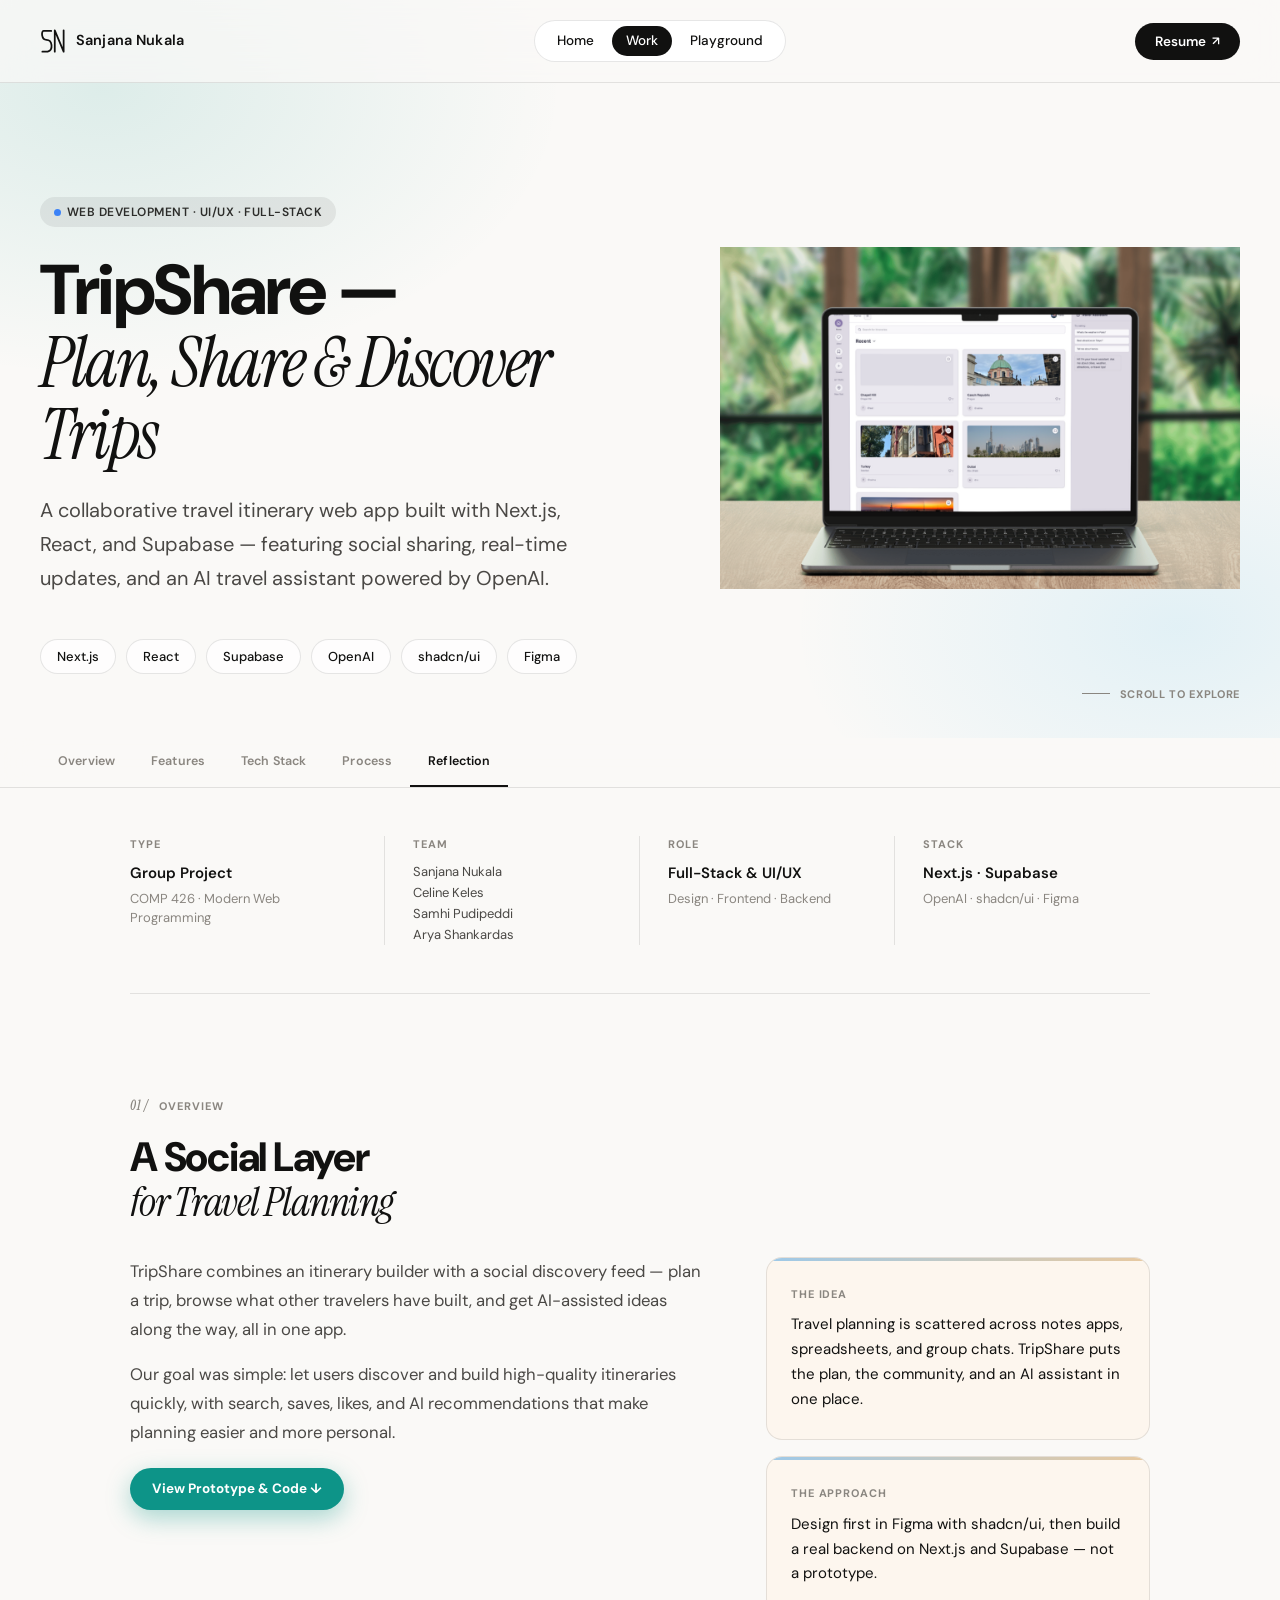
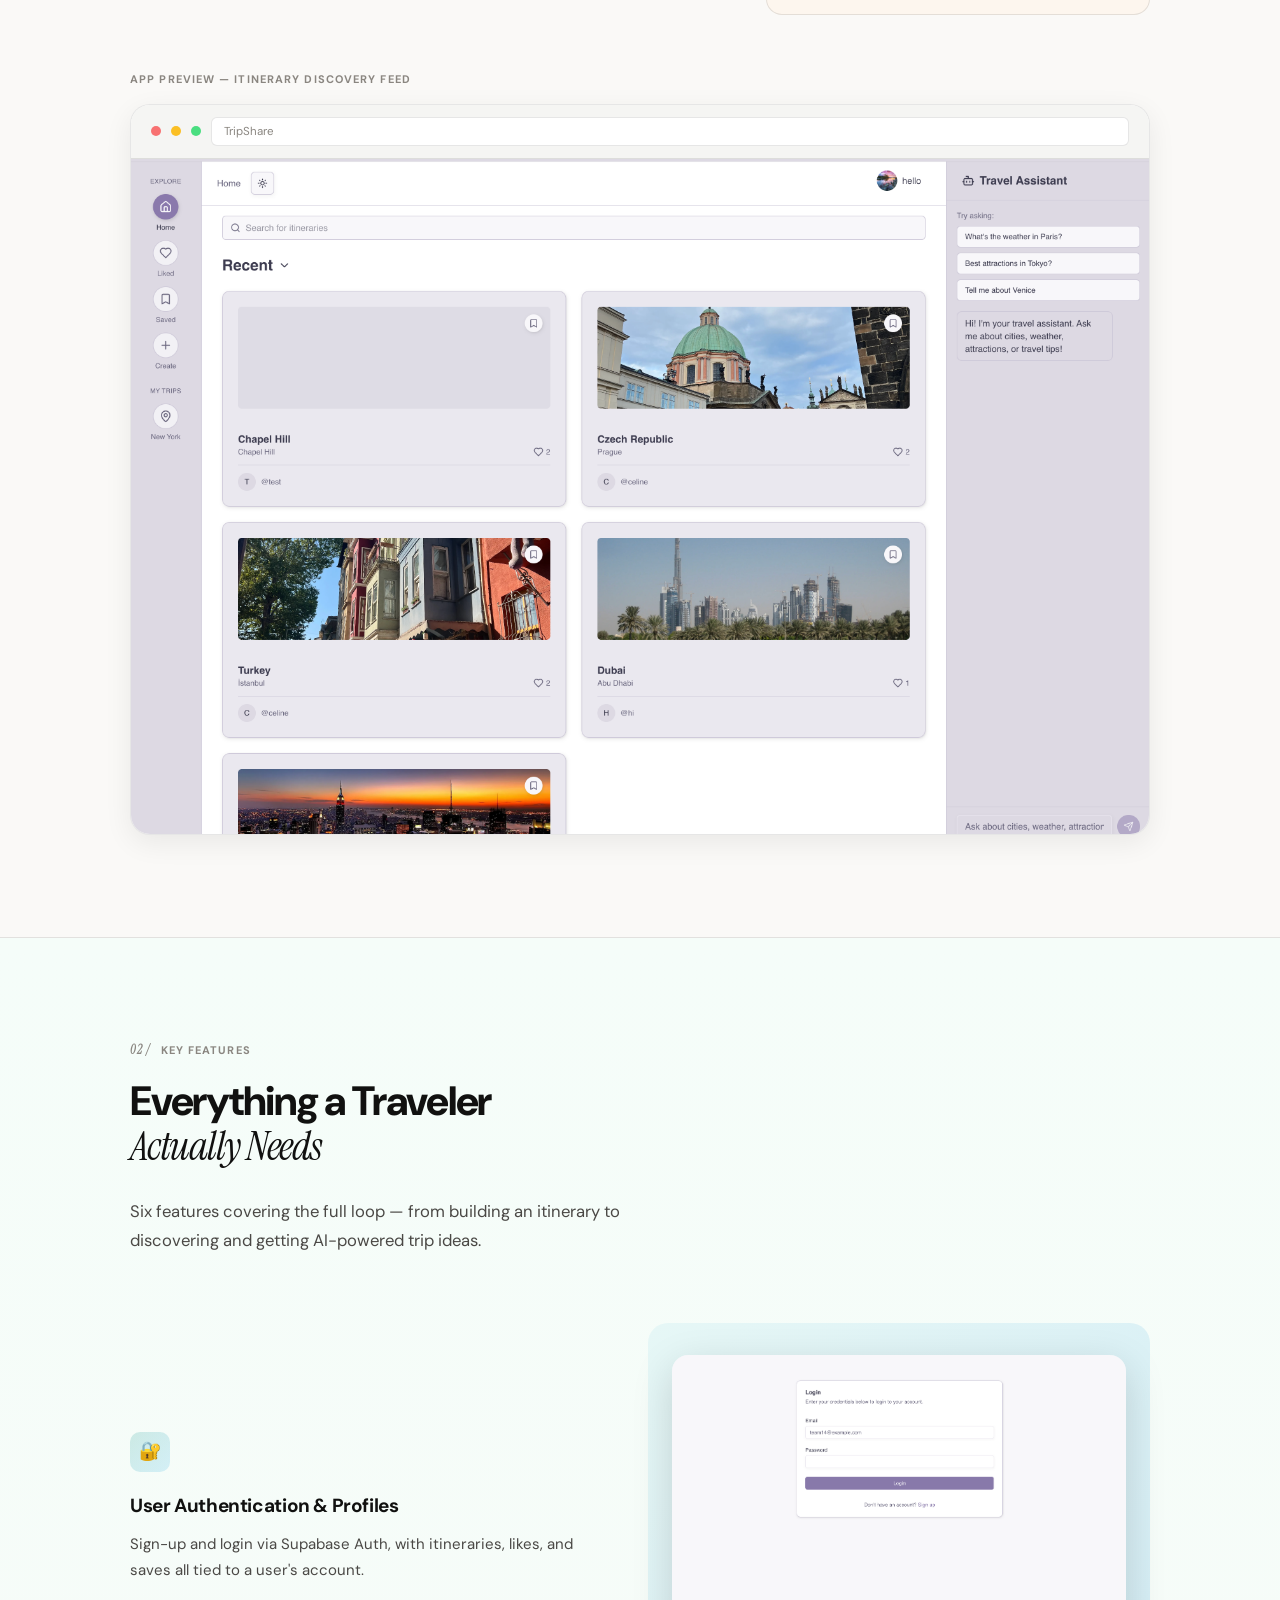
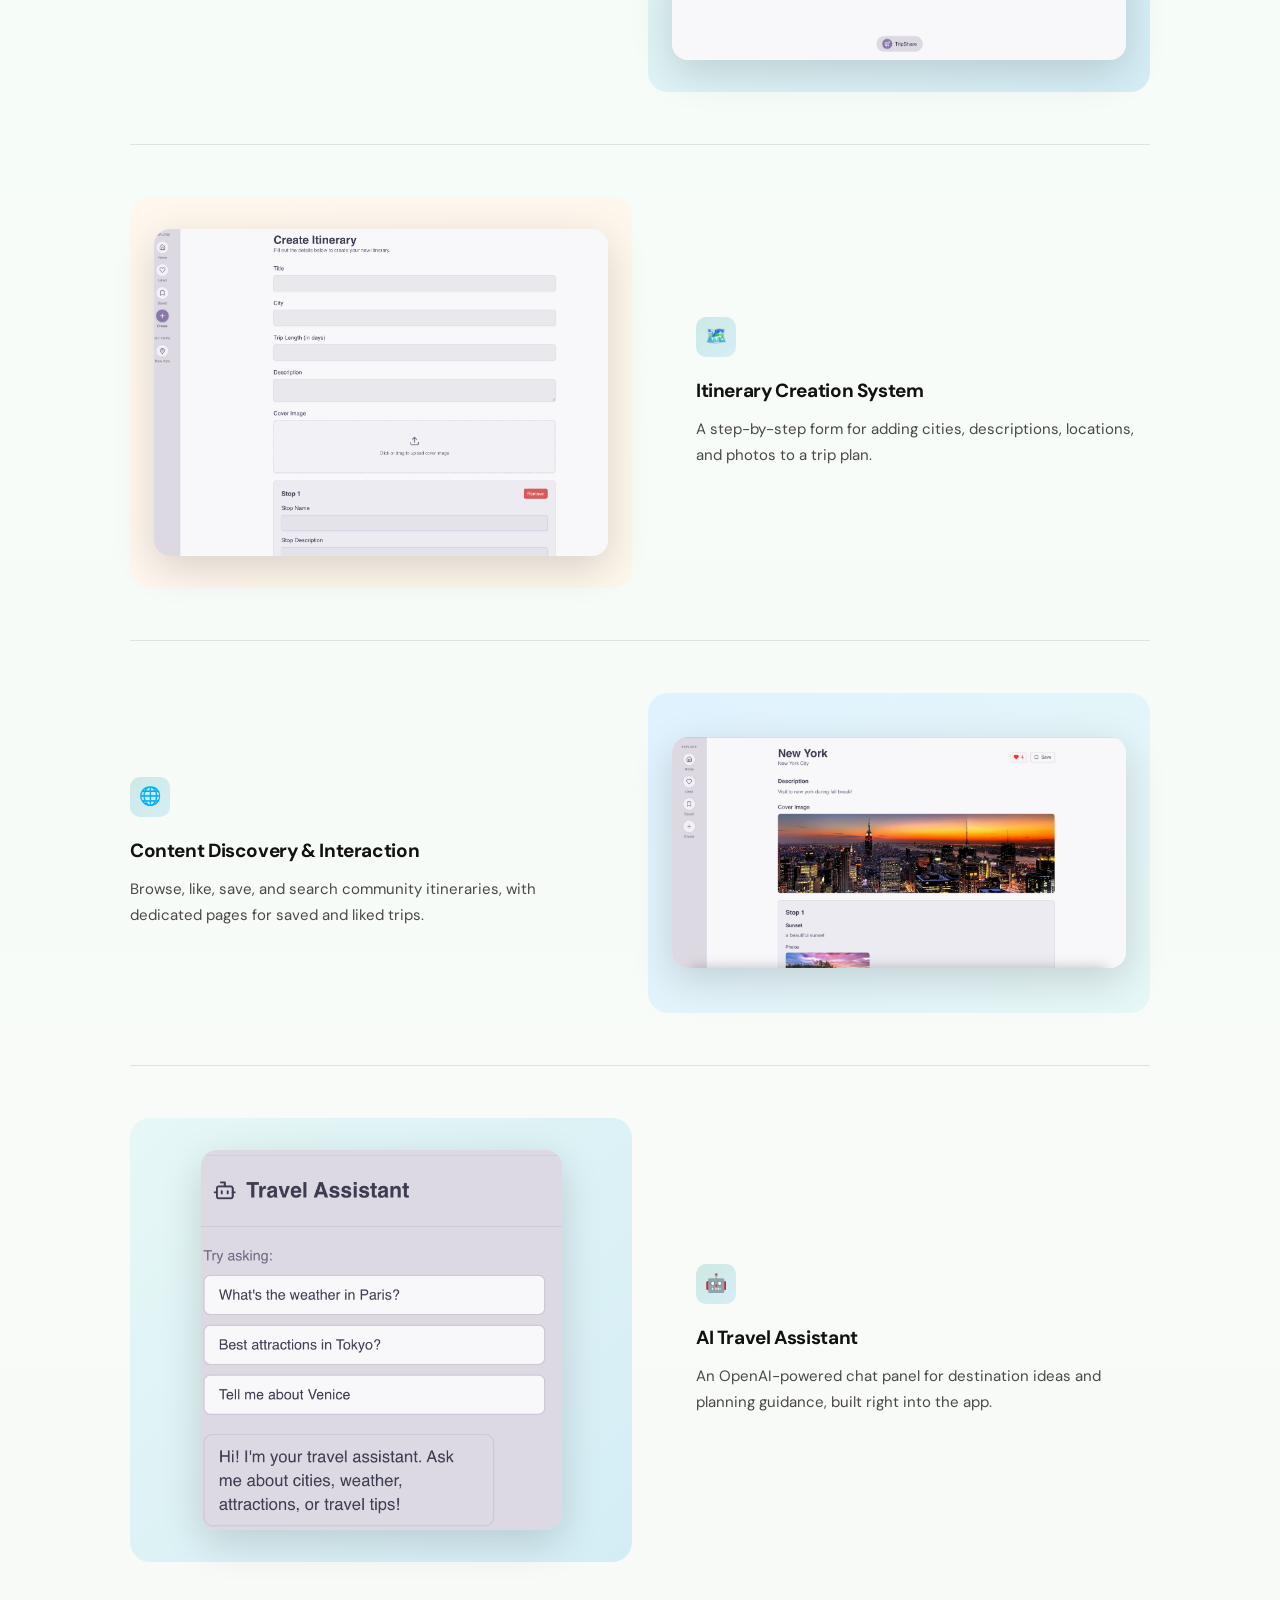
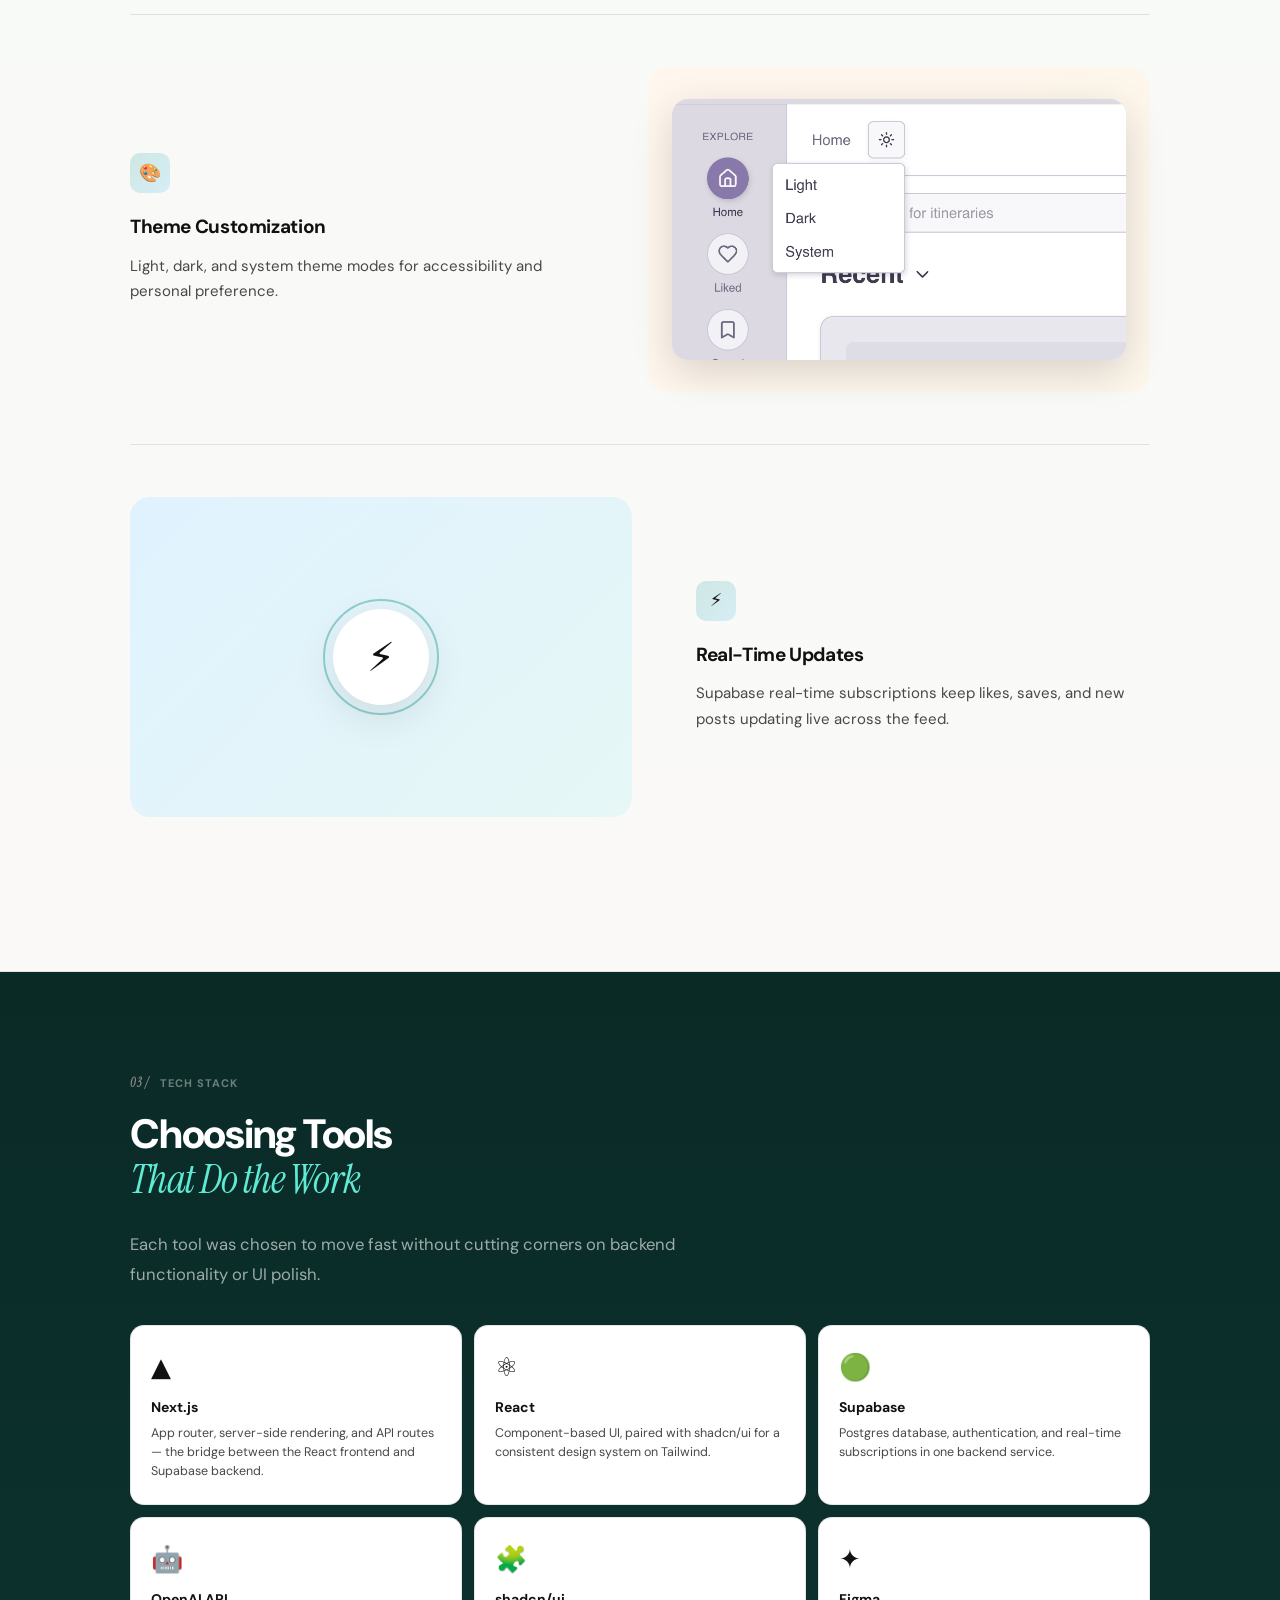
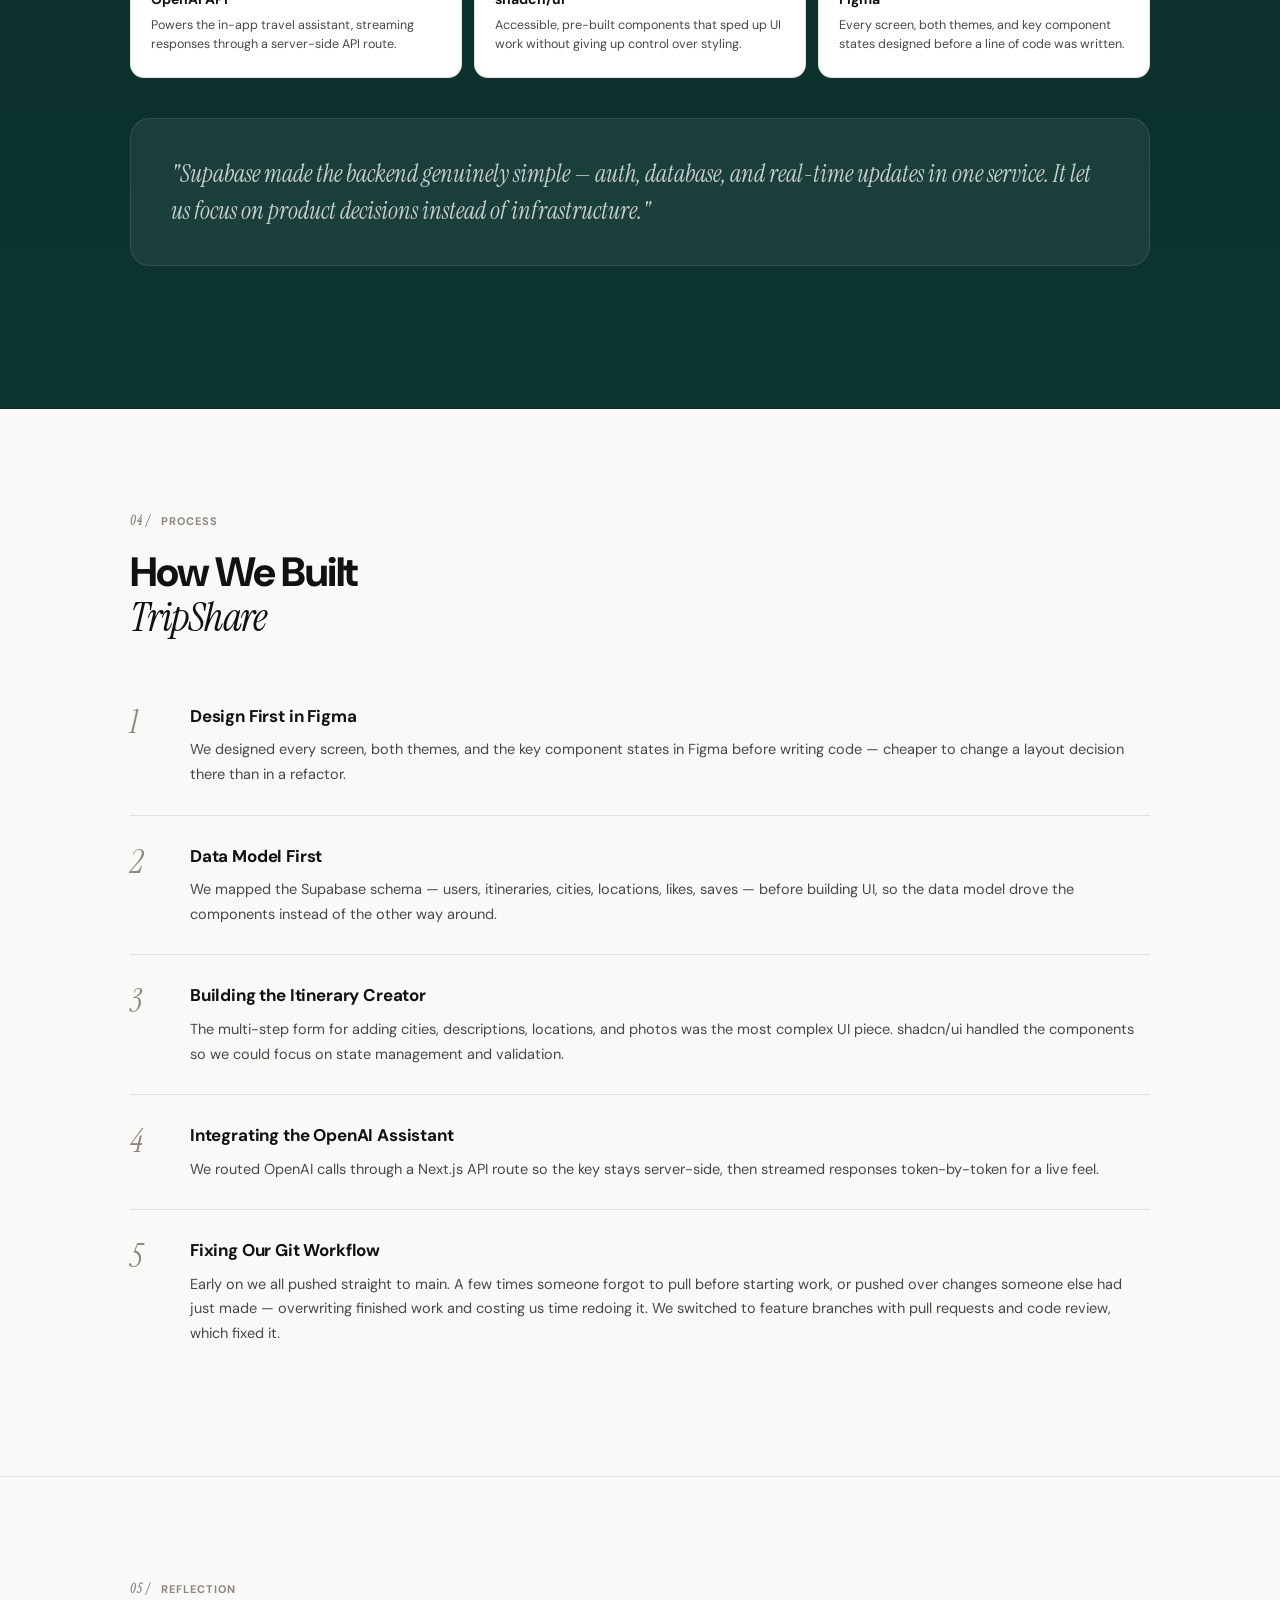
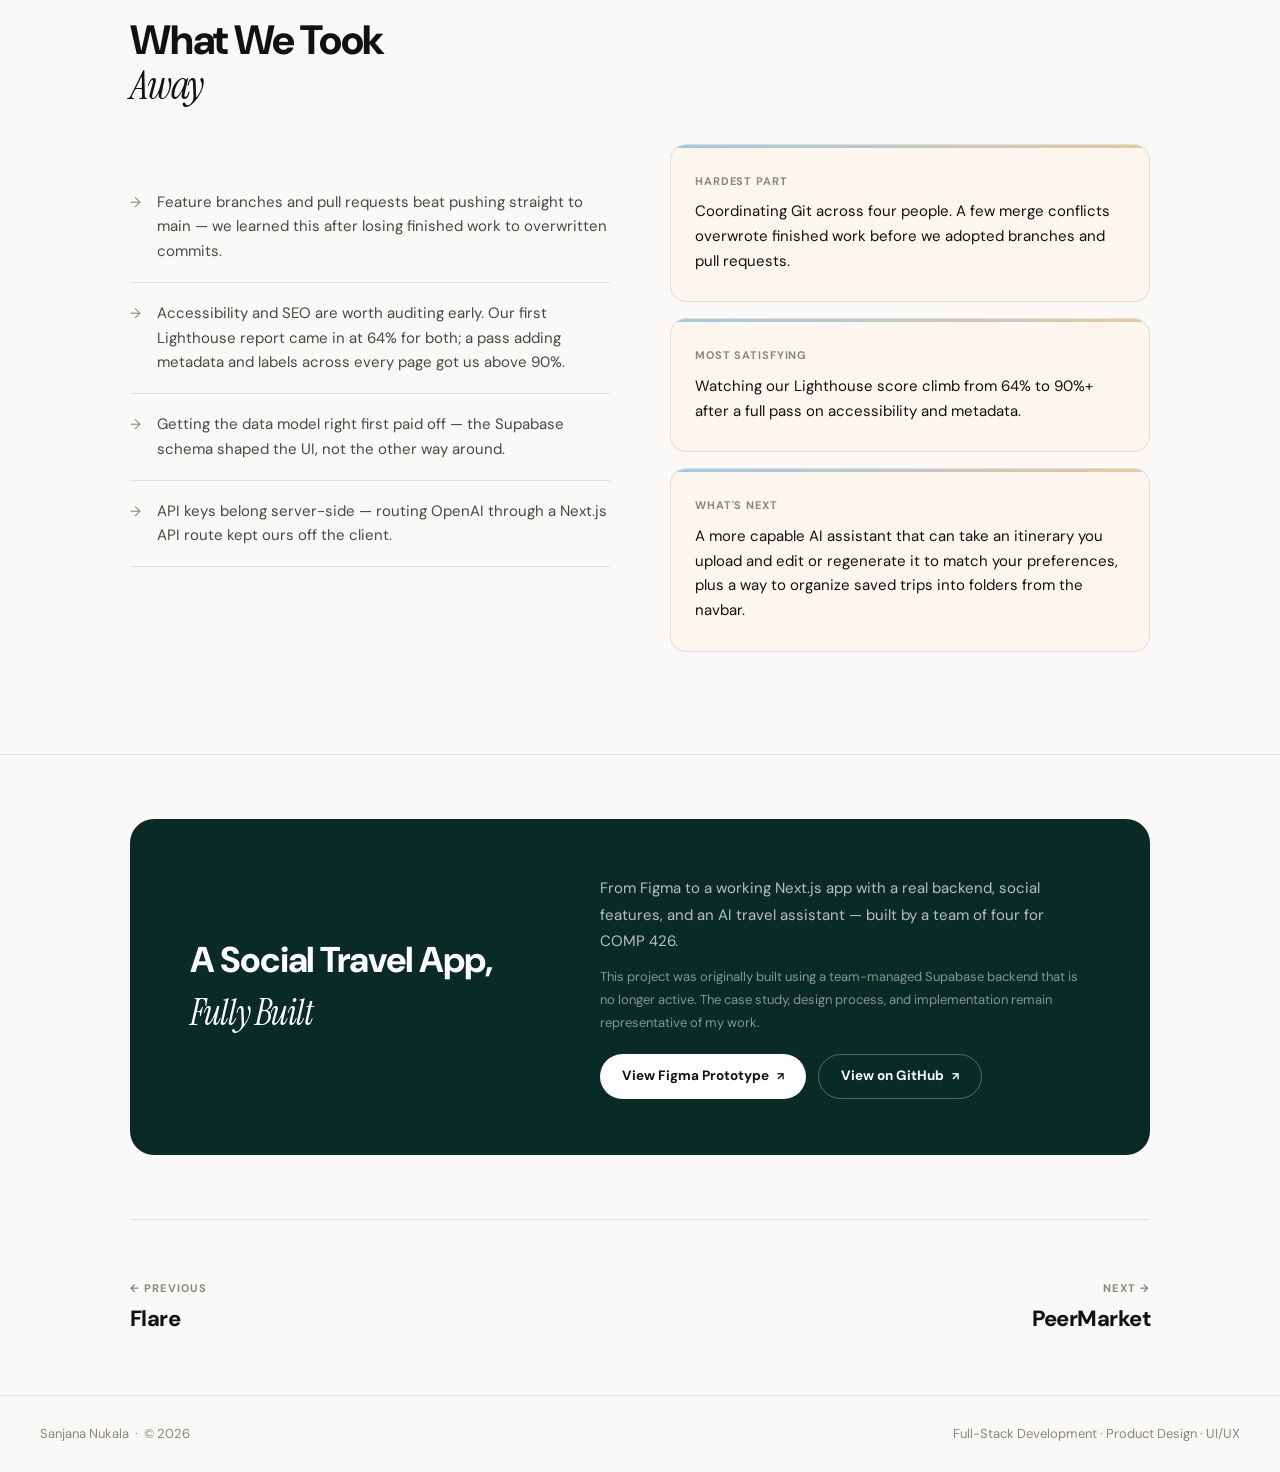
<file: work/tripshare/index.html>
<!DOCTYPE html>
<html lang="en">
<head>
  <meta charset="UTF-8" />
  <meta name="viewport" content="width=device-width, initial-scale=1.0" />
  <meta name="description" content="TripShare — A collaborative travel itinerary web app built with Next.js, Supabase, and OpenAI for COMP 426: Modern Web Programming by Sanjana Nukala, Celine Keles, Samhi Pudipeddi, and Arya Shankardas." />
  <title>TripShare — Sanjana Nukala</title>
  <link rel="stylesheet" href="../../css/global.css" />
  <link rel="stylesheet" href="../../css/case-study.css" />
  <style>
    /* ── TripShare tokens ─────────────────────────────────── */
    :root {
      --trip-teal:    #0d9488;
      --trip-teal-lt: #e6f7f6;
      --trip-sky:     #0ea5e9;
      --trip-warm:    #f97316;
      --trip-warm-lt: #fff7ed;
      --trip-sand:    #fdf6eb;
    }

    /* ── Hero ─────────────────────────────────────────────── */
    .cs-hero.trip-hero {
      background:
        radial-gradient(ellipse 60% 65% at 8% 12%, rgba(13,148,136,.12) 0%, transparent 60%),
        radial-gradient(ellipse 50% 55% at 92% 85%, rgba(14,165,233,.10) 0%, transparent 60%),
        var(--bg);
    }

    /* ── App preview card ─────────────────────────────────── */
    .app-preview {
      background: white;
      border: 1px solid var(--border);
      border-radius: 20px;
      overflow: hidden;
      box-shadow: var(--shadow-md);
    }
    .app-preview-bar {
      display: flex;
      align-items: center;
      gap: 10px;
      padding: 12px 20px;
      background: #f5f5f3;
      border-bottom: 1px solid var(--border);
    }
    .app-dot {
      width: 10px; height: 10px; border-radius: 50%;
    }
    .app-dot:nth-child(1) { background: #f87171; }
    .app-dot:nth-child(2) { background: #fbbf24; }
    .app-dot:nth-child(3) { background: #4ade80; }
    .app-url {
      flex: 1;
      background: white;
      border: 1px solid var(--border);
      border-radius: 6px;
      padding: 5px 12px;
      font-size: 11.5px;
      color: var(--ink-soft);
      font-family: var(--sans);
    }

    /* ── Feature showcase (TripShare backgrounds) ─────────── */
    .feature-showcase.reverse { flex-direction: row-reverse; }
    .feature-showcase-screens.trip-bg-teal { background: linear-gradient(135deg, var(--trip-teal-lt), #d4edf5); }
    .feature-showcase-screens.trip-bg-warm { background: linear-gradient(135deg, var(--trip-warm-lt), var(--trip-sand)); }
    .feature-showcase-screens.trip-bg-sky  { background: linear-gradient(135deg, #e0f2fe, var(--trip-teal-lt)); }

    /* ── Real-time feature (no screenshot) ────────────────── */
    .trip-realtime-icon {
      width: 96px; height: 96px;
      display: flex; align-items: center; justify-content: center;
      background: white; border-radius: 50%;
      font-size: 40px;
      box-shadow: 0 12px 40px rgba(0,0,0,0.1);
      position: relative;
    }
    .trip-realtime-icon::after {
      content: "";
      position: absolute; inset: -10px;
      border-radius: 50%;
      border: 2px solid var(--trip-teal);
      opacity: .4;
      animation: livepulse 2s ease infinite;
    }
    @keyframes livepulse {
      0%, 100% { opacity: .4; transform: scale(1); }
      50%       { opacity: 0; transform: scale(1.15); }
    }

    /* ── Tech stack ───────────────────────────────────────── */
    .tech-grid {
      display: grid;
      grid-template-columns: repeat(3, 1fr);
      gap: 12px;
      margin-top: 36px;
    }
    .tech-card {
      background: white;
      border: 1px solid var(--border);
      border-radius: 14px;
      padding: 22px 20px;
    }
    .tech-icon { font-size: 26px; margin-bottom: 10px; }
    .tech-card h4 { font-size: 14px; font-weight: 700; margin-bottom: 6px; }
    .tech-card p  { font-size: 12.5px; color: var(--ink-mid); line-height: 1.55; }

    /* ── Feature icon override ────────────────────────────── */
    .trip-icon {
      background: linear-gradient(135deg, rgba(13,148,136,.18), rgba(14,165,233,.15));
    }

    /* ── Outcome strip ────────────────────────────────────── */
    .outcome-strip.trip { background: #0a2a26; }

    /* ── cs-section spacing ───────────────────────────────── */
    .cs-section { padding: var(--section-pad) 0; border-bottom: 1px solid var(--border); }
    .cs-section:last-of-type { border-bottom: none; }

    /* ── Responsive ───────────────────────────────────────── */
    @media (max-width: 900px) {
      .tech-grid            { grid-template-columns: 1fr 1fr; }
      .feature-showcase.reverse { flex-direction: column; }
    }
    @media (max-width: 600px) {
      .tech-grid       { grid-template-columns: 1fr; }
    }
  </style>
</head>
<body>

  <site-header></site-header>

  <!-- ── HERO ─────────────────────────────────────────────── -->
  <section class="cs-hero trip-hero cs-hero-split">
    <div class="cs-hero-content">
      <span class="tag dot">Web Development · UI/UX · Full-Stack</span>
      <h1>TripShare —<br /><em>Plan, Share & Discover Trips</em></h1>
      <p class="cs-hero-sub t-large">
        A collaborative travel itinerary web app built with Next.js, React, and Supabase —
        featuring social sharing, real-time updates, and an AI travel assistant powered by OpenAI.
      </p>
      <div class="cs-hero-chips">
        <span class="chip">Next.js</span>
        <span class="chip">React</span>
        <span class="chip">Supabase</span>
        <span class="chip">OpenAI</span>
        <span class="chip">shadcn/ui</span>
        <span class="chip">Figma</span>
      </div>
      <div class="cs-scroll-hint">Scroll to explore</div>
    </div>
    <div class="cs-hero-media">
      <div class="img-frame">
        <img src="assets/tripshare_mockup.png" alt="TripShare — collaborative travel itinerary web app shown on a laptop" />
      </div>
    </div>
  </section>

  <!-- ── IN-PAGE SECTION NAV ───────────────────────────────── -->
  <nav class="cs-section-nav" aria-label="Jump to section">
    <a href="#overview">Overview</a>
    <a href="#features">Features</a>
    <a href="#stack">Tech Stack</a>
    <a href="#process">Process</a>
    <a href="#reflection">Reflection</a>
  </nav>

  <!-- ── PROJECT INFO STRIP ────────────────────────────────── -->
  <div class="container">
    <div class="info-grid reveal">
      <div class="info-cell">
        <p class="t-label" style="margin-bottom:10px">Type</p>
        <p style="font-size:15px;font-weight:600;margin-bottom:4px">Group Project</p>
        <p style="font-size:13px;color:var(--ink-soft)">COMP 426 · Modern Web Programming</p>
      </div>
      <div class="info-cell">
        <p class="t-label" style="margin-bottom:10px">Team</p>
        <p style="font-size:13px;color:var(--ink-mid);line-height:1.6">Sanjana Nukala<br/>Celine Keles<br/>Samhi Pudipeddi<br/>Arya Shankardas</p>
      </div>
      <div class="info-cell">
        <p class="t-label" style="margin-bottom:10px">Role</p>
        <p style="font-size:15px;font-weight:600;margin-bottom:4px">Full-Stack & UI/UX</p>
        <p style="font-size:13px;color:var(--ink-soft)">Design · Frontend · Backend</p>
      </div>
      <div class="info-cell">
        <p class="t-label" style="margin-bottom:10px">Stack</p>
        <p style="font-size:15px;font-weight:600;margin-bottom:4px">Next.js · Supabase</p>
        <p style="font-size:13px;color:var(--ink-soft)">OpenAI · shadcn/ui · Figma</p>
      </div>
    </div>
  </div>

  <!-- ══════════════════════════════════════════════════════════
       SECTION 1 — OVERVIEW
  ═══════════════════════════════════════════════════════════ -->
  <div class="cs-section" id="overview">
    <div class="container">
      <div class="reveal">
        <p class="cs-eyebrow t-label"><span class="num">01 /</span> Overview</p>
        <h2 class="cs-title">A Social Layer<br /><em>for Travel Planning</em></h2>
      </div>
      <div class="two-col-wide reveal" style="margin-top:32px">
        <div>
          <p class="t-body">
            TripShare combines an itinerary builder with a social discovery feed — plan a trip,
            browse what other travelers have built, and get AI-assisted ideas along the way,
            all in one app.
          </p>
          <p class="t-body" style="margin-top:16px">
            Our goal was simple: let users discover and build high-quality itineraries quickly,
            with search, saves, likes, and AI recommendations that make planning easier and more
            personal.
          </p>
          <a href="#links" style="display:inline-flex;align-items:center;gap:8px;margin-top:20px;background:var(--trip-teal);border:none;border-radius:999px;padding:11px 22px;font-size:13.5px;font-weight:700;color:white;box-shadow:0 8px 24px rgba(13,148,136,.35);transition:opacity .2s">
            View Prototype & Code ↓
          </a>
        </div>
        <div style="display:flex;flex-direction:column;gap:16px;">
          <div class="insight-card">
            <h4>The Idea</h4>
            <p>Travel planning is scattered across notes apps, spreadsheets, and group chats. TripShare puts the plan, the community, and an AI assistant in one place.</p>
          </div>
          <div class="insight-card">
            <h4>The Approach</h4>
            <p>Design first in Figma with shadcn/ui, then build a real backend on Next.js and Supabase — not a prototype.</p>
          </div>
        </div>
      </div>

      <!-- App preview mockup -->
      <div class="reveal" style="margin-top:56px">
        <p class="t-label" style="margin-bottom:16px">App Preview — Itinerary Discovery Feed</p>
        <div class="app-preview">
          <div class="app-preview-bar">
            <div class="app-dot"></div>
            <div class="app-dot"></div>
            <div class="app-dot"></div>
            <div class="app-url">TripShare</div>
          </div>
          <img src="assets/homepage.png" alt="TripShare itinerary discovery feed with recent trips and the AI travel assistant panel" style="width:100%;display:block;" />
        </div>
      </div>
    </div>
  </div>

  <!-- ══════════════════════════════════════════════════════════
       SECTION 2 — FEATURES
  ═══════════════════════════════════════════════════════════ -->
  <div class="cs-section" id="features" style="background:linear-gradient(180deg,#f5fdf9 0%,var(--bg) 100%)">
    <div class="container">
      <div class="reveal">
        <p class="cs-eyebrow t-label"><span class="num">02 /</span> Key Features</p>
        <h2 class="cs-title">Everything a Traveler<br /><em>Actually Needs</em></h2>
        <p class="t-body" style="max-width:580px;margin-top:12px">
          Six features covering the full loop — from building an itinerary to discovering
          and getting AI-powered trip ideas.
        </p>
      </div>

      <div style="margin-top:16px">

        <div class="feature-showcase reveal">
          <div class="feature-showcase-text">
            <div class="feature-icon trip-icon">🔐</div>
            <h4>User Authentication & Profiles</h4>
            <p>Sign-up and login via Supabase Auth, with itineraries, likes, and saves all tied to a user's account.</p>
          </div>
          <div class="feature-showcase-screens trip-bg-teal">
            <img src="assets/login.png" alt="TripShare login screen with email and password fields" class="feature-img" />
          </div>
        </div>

        <div class="feature-showcase reverse reveal">
          <div class="feature-showcase-text">
            <div class="feature-icon trip-icon">🗺️</div>
            <h4>Itinerary Creation System</h4>
            <p>A step-by-step form for adding cities, descriptions, locations, and photos to a trip plan.</p>
          </div>
          <div class="feature-showcase-screens trip-bg-warm">
            <img src="assets/create.png" alt="Create Itinerary form with title, city, trip length, description, cover image upload, and stop fields" class="feature-img" />
          </div>
        </div>

        <div class="feature-showcase reveal">
          <div class="feature-showcase-text">
            <div class="feature-icon trip-icon">🌐</div>
            <h4>Content Discovery & Interaction</h4>
            <p>Browse, like, save, and search community itineraries, with dedicated pages for saved and liked trips.</p>
          </div>
          <div class="feature-showcase-screens trip-bg-sky">
            <img src="assets/edit-itin.jpeg" alt="New York itinerary detail page with like count, save button, and trip stops" class="feature-img" />
          </div>
        </div>

        <div class="feature-showcase reverse reveal">
          <div class="feature-showcase-text">
            <div class="feature-icon trip-icon">🤖</div>
            <h4>AI Travel Assistant</h4>
            <p>An OpenAI-powered chat panel for destination ideas and planning guidance, built right into the app.</p>
          </div>
          <div class="feature-showcase-screens trip-bg-teal">
            <img src="assets/ai-assistant-panel.png" alt="TripShare AI Travel Assistant panel with suggested prompts and a welcome message" class="feature-img" />
          </div>
        </div>

        <div class="feature-showcase reveal">
          <div class="feature-showcase-text">
            <div class="feature-icon trip-icon">🎨</div>
            <h4>Theme Customization</h4>
            <p>Light, dark, and system theme modes for accessibility and personal preference.</p>
          </div>
          <div class="feature-showcase-screens trip-bg-warm">
            <img src="assets/darkmode.png" alt="Theme dropdown menu with Light, Dark, and System options" class="feature-img" />
          </div>
        </div>

        <div class="feature-showcase reverse reveal">
          <div class="feature-showcase-text">
            <div class="feature-icon trip-icon">⚡</div>
            <h4>Real-Time Updates</h4>
            <p>Supabase real-time subscriptions keep likes, saves, and new posts updating live across the feed.</p>
          </div>
          <div class="feature-showcase-screens trip-bg-sky">
            <div class="trip-realtime-icon">⚡</div>
          </div>
        </div>

      </div>
    </div>
  </div>

  <!-- ══════════════════════════════════════════════════════════
       SECTION 3 — TECH STACK
  ═══════════════════════════════════════════════════════════ -->
  <div class="cs-section" id="stack" style="background:linear-gradient(180deg,#0a2a26,#0d3530)">
    <div class="container">
      <div class="reveal">
        <p class="cs-eyebrow t-label" style="color:rgba(255,255,255,.4)"><span class="num">03 /</span> Tech Stack</p>
        <h2 class="cs-title" style="color:white">Choosing Tools<br /><em style="color:#5eead4">That Do the Work</em></h2>
        <p class="t-body" style="max-width:600px;margin-top:12px;color:rgba(255,255,255,.6)">
          Each tool was chosen to move fast without cutting corners on backend functionality or UI polish.
        </p>
      </div>

      <div class="tech-grid reveal">
        <div class="tech-card">
          <div class="tech-icon">▲</div>
          <h4>Next.js</h4>
          <p>App router, server-side rendering, and API routes — the bridge between the React frontend and Supabase backend.</p>
        </div>
        <div class="tech-card">
          <div class="tech-icon">⚛</div>
          <h4>React</h4>
          <p>Component-based UI, paired with shadcn/ui for a consistent design system on Tailwind.</p>
        </div>
        <div class="tech-card">
          <div class="tech-icon">🟢</div>
          <h4>Supabase</h4>
          <p>Postgres database, authentication, and real-time subscriptions in one backend service.</p>
        </div>
        <div class="tech-card">
          <div class="tech-icon">🤖</div>
          <h4>OpenAI API</h4>
          <p>Powers the in-app travel assistant, streaming responses through a server-side API route.</p>
        </div>
        <div class="tech-card">
          <div class="tech-icon">🧩</div>
          <h4>shadcn/ui</h4>
          <p>Accessible, pre-built components that sped up UI work without giving up control over styling.</p>
        </div>
        <div class="tech-card">
          <div class="tech-icon">✦</div>
          <h4>Figma</h4>
          <p>Every screen, both themes, and key component states designed before a line of code was written.</p>
        </div>
      </div>

      <div class="callout reveal" style="background:rgba(255,255,255,.06);border-color:rgba(255,255,255,.1);margin-top:40px">
        <p style="color:rgba(255,255,255,.75)">
          "Supabase made the backend genuinely simple — auth, database, and real-time updates
          in one service. It let us focus on product decisions instead of infrastructure."
        </p>
      </div>
    </div>
  </div>

  <!-- ══════════════════════════════════════════════════════════
       SECTION 4 — PROCESS
  ═══════════════════════════════════════════════════════════ -->
  <div class="cs-section" id="process">
    <div class="container">
      <div class="reveal">
        <p class="cs-eyebrow t-label"><span class="num">04 /</span> Process</p>
        <h2 class="cs-title">How We Built<br /><em>TripShare</em></h2>
      </div>
      <div class="process-list reveal">
        <div class="process-step">
          <span class="step-num">1</span>
          <div class="step-body">
            <h4>Design First in Figma</h4>
            <p>
              We designed every screen, both themes, and the key component states in Figma
              before writing code — cheaper to change a layout decision there than in a refactor.
            </p>
          </div>
        </div>
        <div class="process-step">
          <span class="step-num">2</span>
          <div class="step-body">
            <h4>Data Model First</h4>
            <p>
              We mapped the Supabase schema — users, itineraries, cities, locations, likes,
              saves — before building UI, so the data model drove the components instead of
              the other way around.
            </p>
          </div>
        </div>
        <div class="process-step">
          <span class="step-num">3</span>
          <div class="step-body">
            <h4>Building the Itinerary Creator</h4>
            <p>
              The multi-step form for adding cities, descriptions, locations, and photos was
              the most complex UI piece. shadcn/ui handled the components so we could focus on
              state management and validation.
            </p>
          </div>
        </div>
        <div class="process-step">
          <span class="step-num">4</span>
          <div class="step-body">
            <h4>Integrating the OpenAI Assistant</h4>
            <p>
              We routed OpenAI calls through a Next.js API route so the key stays server-side,
              then streamed responses token-by-token for a live feel.
            </p>
          </div>
        </div>
        <div class="process-step">
          <span class="step-num">5</span>
          <div class="step-body">
            <h4>Fixing Our Git Workflow</h4>
            <p>
              Early on we all pushed straight to main. A few times someone forgot to pull
              before starting work, or pushed over changes someone else had just made —
              overwriting finished work and costing us time redoing it. We switched to
              feature branches with pull requests and code review, which fixed it.
            </p>
          </div>
        </div>
      </div>
    </div>
  </div>

  <!-- ══════════════════════════════════════════════════════════
       SECTION 5 — REFLECTION
  ═══════════════════════════════════════════════════════════ -->
  <div class="cs-section" id="reflection">
    <div class="container">
      <div class="reveal">
        <p class="cs-eyebrow t-label"><span class="num">05 /</span> Reflection</p>
        <h2 class="cs-title">What We Took<br /><em>Away</em></h2>
      </div>
      <div class="two-col reveal" style="margin-top:36px">
        <div>
          <ul class="reflection-list">
            <li>Feature branches and pull requests beat pushing straight to main — we learned this after losing finished work to overwritten commits.</li>
            <li>Accessibility and SEO are worth auditing early. Our first Lighthouse report came in at 64% for both; a pass adding metadata and labels across every page got us above 90%.</li>
            <li>Getting the data model right first paid off — the Supabase schema shaped the UI, not the other way around.</li>
            <li>API keys belong server-side — routing OpenAI through a Next.js API route kept ours off the client.</li>
          </ul>
        </div>
        <div style="display:flex;flex-direction:column;gap:16px;">
          <div class="insight-card">
            <h4>Hardest Part</h4>
            <p>Coordinating Git across four people. A few merge conflicts overwrote finished work before we adopted branches and pull requests.</p>
          </div>
          <div class="insight-card">
            <h4>Most Satisfying</h4>
            <p>Watching our Lighthouse score climb from 64% to 90%+ after a full pass on accessibility and metadata.</p>
          </div>
          <div class="insight-card">
            <h4>What's Next</h4>
            <p>A more capable AI assistant that can take an itinerary you upload and edit or regenerate it to match your preferences, plus a way to organize saved trips into folders from the navbar.</p>
          </div>
        </div>
      </div>
    </div>
  </div>

  <!-- ── OUTCOME STRIP ──────────────────────────────────────── -->
  <div class="container" id="links">
    <div class="outcome-strip trip reveal">
      <h2>A Social Travel App,<br /><em>Fully Built</em></h2>
      <div class="outcome-body">
        <p>
          From Figma to a working Next.js app with a real backend, social features, and
          an AI travel assistant — built by a team of four for COMP 426.
        </p>
        <p style="margin-top:12px;font-size:13px;color:rgba(255,255,255,.5)">
          This project was originally built using a team-managed Supabase backend that is no longer active.
          The case study, design process, and implementation remain representative of my work.
        </p>
        <div style="display:flex;gap:12px;flex-wrap:wrap">
          <a href="https://www.figma.com/proto/8hvMZ66gZ8fnkIxnEiEIOr/F01--Prototype?content-scaling=fixed&kind=proto&node-id=4738-3738&page-id=2%3A287&scaling=scale-down&starting-point-node-id=4704%3A4" target="_blank" rel="noopener" class="outcome-link">
            View Figma Prototype
          </a>
          <a href="https://github.com/comp426-25f/final-project-team-14" target="_blank" rel="noopener" class="outcome-link" style="background:transparent;color:white;border:1px solid rgba(255,255,255,.3)">
            View on GitHub
          </a>
        </div>
      </div>
    </div>
  </div>

  <!-- ── FOOTER NAV ─────────────────────────────────────────── -->
  <div class="container">
    <div class="footer-nav">
      <a href="/work/flare/" class="footer-nav-link">
        <span class="nav-dir">← Previous</span>
        <span class="nav-title">Flare</span>
      </a>
      <a href="/work/peermarket/" class="footer-nav-link right">
        <span class="nav-dir">Next →</span>
        <span class="nav-title">PeerMarket</span>
      </a>
    </div>
  </div>

  <!-- ── FOOTER ─────────────────────────────────────────────── -->
  <footer class="site-footer">
    <p>Sanjana Nukala &nbsp;·&nbsp; © 2026</p>
    <p>Full-Stack Development · Product Design · UI/UX</p>
  </footer>

  <script src="../../js/main.js"></script>
</body>
</html>
</file>
<file: css/global.css>
/* ============================================================
   GLOBAL.CSS — Sanjana Nukala Portfolio
   Shared tokens, components, and utilities
   ============================================================ */

/* ── Google Fonts ────────────────────────────────────────── */
@import url('https://fonts.googleapis.com/css2?family=DM+Sans:ital,opsz,wght@0,9..40,300..800;1,9..40,300..800&family=Instrument+Serif:ital@0;1&display=swap');

/* ── CSS Variables ───────────────────────────────────────── */
:root {
  /* Colors */
  --bg:          #faf9f7;
  --bg-warm:     #fdf6ee;
  --bg-cool:     #eef4fb;
  --ink:         #111110;
  --ink-mid:     #4a4845;
  --ink-soft:    #8a8680;
  --border:      rgba(17,17,16,0.10);
  --tag-bg:      rgba(17,17,16,0.07);
  --tag-text:    #2c2c2a;

  /* Typography */
  --serif:  'Instrument Serif', Georgia, serif;
  --sans:   'DM Sans', system-ui, sans-serif;

  /* Spacing */
  --section-pad: clamp(60px, 8vw, 120px);
  --page-pad:    40px;
  --radius:      14px;
  --radius-lg:   20px;
  --radius-full: 99px;

  /* Shadows */
  --shadow-sm:  0 2px 12px rgba(0,0,0,0.05);
  --shadow-md:  0 8px 28px rgba(0,0,0,0.07);
  --shadow-lg:  0 20px 60px rgba(0,0,0,0.09);
}

/* ── Reset ───────────────────────────────────────────────── */
*, *::before, *::after { box-sizing: border-box; margin: 0; padding: 0; }
html { scroll-behavior: smooth; }
body {
  font-family: var(--sans);
  background: var(--bg);
  color: var(--ink);
  -webkit-font-smoothing: antialiased;
  overflow-x: hidden;
  line-height: 1.5;
}
img  { display: block; max-width: 100%; }
a    { text-decoration: none; color: inherit; }
ul   { list-style: none; }

/* ── Typography ─────────────────────────────────────────── */
.t-serif   { font-family: var(--serif); }
.t-italic  { font-family: var(--serif); font-style: italic; font-weight: 400; }
.t-label   {
  font-size: 11px; font-weight: 700;
  letter-spacing: 0.10em; text-transform: uppercase;
  color: var(--ink-soft);
}
.t-body    { font-size: clamp(15px, 1.3vw, 17px); color: var(--ink-mid); line-height: 1.75; }
.t-large   { font-size: clamp(17px, 1.6vw, 20px); color: var(--ink-mid); line-height: 1.7; }

/* ── Layout ─────────────────────────────────────────────── */
.container  { max-width: 1100px; margin: 0 auto; padding: 0 var(--page-pad); }
.section    { padding: var(--section-pad) 0; border-bottom: 1px solid var(--border); }
.section:last-of-type { border-bottom: none; }
.divider    { border: none; border-top: 1px solid var(--border); }

/* ── NAV ─────────────────────────────────────────────────── */
site-header { display: block; }
.nav {
  position: fixed; top: 0; left: 0; right: 0; z-index: 100;
  display: flex; align-items: center; justify-content: space-between;
  padding: 20px var(--page-pad);
  background: rgba(250,249,247,0.72);
  backdrop-filter: blur(18px);
  -webkit-backdrop-filter: blur(18px);
  border-bottom: 1px solid var(--border);
}
.nav-logo {
  display: flex; align-items: center; gap: 10px;
  font-weight: 600; font-size: 14.5px; letter-spacing: 0.01em;
}
.nav-logo svg { width: 26px; height: 26px; }
.nav-links {
  display: flex; align-items: center; gap: 4px;
  background: white; border: 1px solid var(--border);
  border-radius: var(--radius-full); padding: 5px 8px;
}
.nav-links a {
  font-size: 13.5px; font-weight: 500; padding: 5px 14px;
  border-radius: var(--radius-full); transition: background 0.2s, color 0.2s;
}
.nav-links a.active { background: var(--ink); color: white; }
.nav-links a:hover:not(.active) { background: rgba(0,0,0,0.05); }
.nav-cta {
  background: var(--ink); color: white;
  border-radius: var(--radius-full); padding: 10px 20px;
  font-size: 13.5px; font-weight: 600;
  display: flex; align-items: center; gap: 6px;
  border: none; cursor: pointer; font-family: var(--sans);
  transition: opacity 0.2s;
}
.nav-cta::after { content: "↗"; font-size: 12px; }
.nav-cta:hover  { opacity: 0.8; }

/* ── FOOTER ──────────────────────────────────────────────── */
.site-footer {
  border-top: 1px solid var(--border);
  padding: 28px var(--page-pad);
  display: flex; justify-content: space-between; align-items: center;
}
.site-footer p { font-size: 13px; color: var(--ink-soft); }

/* Footer case-study prev/next nav */
.footer-nav {
  padding: 60px 0;
  border-top: 1px solid var(--border);
  display: flex; justify-content: space-between; align-items: center;
}
.footer-nav-link { display: flex; flex-direction: column; gap: 6px; }
.footer-nav-link.right { text-align: right; }
.footer-nav-link .nav-dir  { font-size: 11px; font-weight: 700; letter-spacing: 0.1em; text-transform: uppercase; color: var(--ink-soft); }
.footer-nav-link .nav-title { font-size: clamp(16px, 2vw, 22px); font-weight: 800; letter-spacing: -0.025em; transition: opacity 0.2s; }
.footer-nav-link:hover .nav-title { opacity: 0.45; }

/* ── CHIPS & TAGS ────────────────────────────────────────── */
.chip {
  border: 1px solid var(--border); border-radius: var(--radius-full);
  padding: 7px 16px; font-size: 13px; font-weight: 500;
  background: rgba(255,255,255,0.7); display: inline-block;
}
.tag {
  display: inline-flex; align-items: center; gap: 6px;
  background: var(--tag-bg); color: var(--tag-text);
  border-radius: var(--radius-full); padding: 6px 14px;
  font-size: 12px; font-weight: 600; letter-spacing: 0.04em;
  text-transform: uppercase;
}
.tag.dot::before {
  content: ""; width: 7px; height: 7px; border-radius: 50%;
  background: #3b82f6; flex-shrink: 0;
}

/* ── CARDS ───────────────────────────────────────────────── */
.card {
  background: white; border: 1px solid var(--border);
  border-radius: 16px; overflow: hidden;
  transition: transform 0.25s ease, box-shadow 0.25s ease;
}
.card:hover { transform: translateY(-4px); box-shadow: var(--shadow-md); }
.card-body { padding: 24px; }

/* ── CALLOUT ─────────────────────────────────────────────── */
.callout {
  background: linear-gradient(135deg, var(--bg-cool), var(--bg-warm));
  border: 1px solid var(--border);
  border-radius: var(--radius-lg);
  padding: 36px 40px;
  margin: 40px 0;
}
.callout p {
  font-family: var(--serif); font-style: italic;
  font-size: clamp(18px, 2vw, 24px); line-height: 1.55;
}

/* ── BUTTONS ─────────────────────────────────────────────── */
.btn {
  display: inline-flex; align-items: center; gap: 8px;
  border-radius: var(--radius-full); padding: 11px 24px;
  font-family: var(--sans); font-size: 14px; font-weight: 600;
  transition: opacity 0.2s, transform 0.15s;
  cursor: pointer;
}
.btn:hover { opacity: 0.85; transform: translateY(-1px); }
.btn-dark  { background: var(--ink); color: white; }
.btn-light { background: white; color: var(--ink); border: 1px solid var(--border); }
.btn::after { content: "↗"; font-size: 11px; }

/* ── SCROLL REVEAL ───────────────────────────────────────── */
.reveal {
  opacity: 0; transform: translateY(22px);
  transition: opacity 0.75s ease, transform 0.75s ease;
}
.reveal.visible { opacity: 1; transform: none; }

/* ── ANIMATIONS ──────────────────────────────────────────── */
@keyframes fadeUp {
  from { opacity: 0; transform: translateY(18px); }
  to   { opacity: 1; transform: translateY(0); }
}
@keyframes fadeIn {
  from { opacity: 0; }
  to   { opacity: 1; }
}

/* ── RESUME NAV BUTTON ───────────────────────────────────── */
.nav-links [data-resume-trigger] {
  font-size: 13.5px; font-weight: 500; padding: 5px 14px;
  border-radius: var(--radius-full);
  transition: background 0.2s, color 0.2s;
  background: none; border: none; cursor: pointer;
  color: inherit; font-family: var(--sans);
}
.nav-links [data-resume-trigger]:hover { background: rgba(0,0,0,0.05); }

/* ── RESUME MODAL ────────────────────────────────────────── */
#resume-modal {
  display: none;
  position: fixed; inset: 0; z-index: 1000;
  align-items: center; justify-content: center;
  padding: 24px;
}
#resume-modal.open { display: flex; }
.resume-modal-backdrop {
  position: absolute; inset: 0;
  background: rgba(17,17,16,0.55);
  backdrop-filter: blur(10px);
  -webkit-backdrop-filter: blur(10px);
}
.resume-modal-panel {
  position: relative; z-index: 1;
  background: white; border-radius: 20px;
  width: 100%; max-width: 860px;
  height: 90vh; max-height: 1000px;
  display: flex; flex-direction: column;
  overflow: hidden;
  box-shadow: var(--shadow-lg);
  animation: modalSlideUp 0.25s ease;
}
@keyframes modalSlideUp {
  from { opacity: 0; transform: translateY(16px) scale(0.98); }
  to   { opacity: 1; transform: none; }
}
.resume-modal-toolbar {
  display: flex; align-items: center; justify-content: space-between;
  padding: 14px 20px;
  border-bottom: 1px solid var(--border);
  background: white; flex-shrink: 0;
}
.resume-modal-title {
  font-size: 13.5px; font-weight: 600; color: var(--ink);
}
.resume-modal-actions { display: flex; align-items: center; gap: 10px; }
.resume-open-link {
  font-size: 12px; font-weight: 700; color: var(--ink);
  background: var(--tag-bg); border: 1px solid var(--border);
  border-radius: 99px; padding: 5px 14px;
  display: inline-flex; align-items: center; gap: 5px;
  transition: background 0.2s;
}
.resume-open-link::after { content: "↗"; font-size: 10px; }
.resume-open-link:hover { background: var(--border); }
.resume-modal-close {
  width: 32px; height: 32px; border-radius: 50%;
  background: var(--tag-bg); border: 1px solid var(--border);
  font-size: 14px; cursor: pointer; color: var(--ink-mid);
  display: flex; align-items: center; justify-content: center;
  transition: background 0.2s, color 0.2s;
}
.resume-modal-close:hover { background: var(--ink); color: white; }
.resume-modal-frame {
  flex: 1; border: none; width: 100%;
  background: #f5f5f3;
}

/* ── NAV HAMBURGER ───────────────────────────────────────── */
.nav-hamburger {
  display: none;
  background: white; border: 1px solid var(--border); cursor: pointer;
  width: 36px; height: 36px;
  align-items: center; justify-content: center;
  border-radius: 8px; padding: 0; flex-shrink: 0;
  color: var(--ink); transition: background 0.2s;
}
.nav-hamburger svg,
.nav-hamburger line {
  pointer-events: none;
}
.nav-hamburger:hover { background: rgba(0,0,0,0.04); }

/* ── MOBILE NAV MENU ─────────────────────────────────────── */
.nav-mobile-menu {
  display: none;
  position: fixed; top: calc(var(--site-header-height, 65px) + 1px); left: 0; right: 0; z-index: 120;
  background: var(--bg); border-top: 1px solid var(--border);
  padding: 12px 20px 28px;
  flex-direction: column; gap: 2px;
  box-shadow: 0 20px 40px rgba(0,0,0,0.08);
}
.nav-mobile-menu.open { display: flex; }
.nav-mobile-menu a,
.nav-mobile-menu button {
  display: block; width: 100%; text-align: left;
  font-size: 15px; font-weight: 500; padding: 12px 16px;
  border-radius: var(--radius); border: none; background: none;
  cursor: pointer; color: var(--ink); font-family: var(--sans);
  letter-spacing: 0; transition: background 0.15s;
}
.nav-mobile-menu a:hover,
.nav-mobile-menu button:hover { background: rgba(0,0,0,0.04); }
.nav-mobile-menu a.active { background: var(--ink); color: white; }

/* ── RESPONSIVE UTILITY GRIDS ────────────────────────────── */
.rg-3 { display: grid; grid-template-columns: repeat(3, 1fr); gap: 16px; }
.rg-2 { display: grid; grid-template-columns: repeat(2, 1fr); gap: 16px; }

/* ── RESPONSIVE ──────────────────────────────────────────── */
@media (max-width: 900px) {
  :root { --page-pad: 20px; }
  .footer-nav { flex-direction: column; gap: 40px; text-align: center; }
  .footer-nav-link.right { text-align: center; }
  .site-footer { flex-direction: column; gap: 10px; text-align: center; }
  .rg-3 { grid-template-columns: repeat(2, 1fr); }
}
@media (max-width: 640px) {
  .nav-cta { display: none; }
  .nav-links { display: none; }
  .nav-hamburger { display: flex; }
  .nav-hamburger { position: relative; z-index: 121; }
}
@media (max-width: 600px) {
  #resume-modal { padding: 12px; }
  .resume-modal-panel { height: 95vh; border-radius: 14px; }
  .rg-3 { grid-template-columns: 1fr; }
  .rg-2 { grid-template-columns: 1fr; }
}
</file>
<file: css/home.css>
/* ============================================================
   HOME.CSS — index.html specific styles
   ============================================================ */

/* ── HERO ────────────────────────────────────────────────── */
.hero {
  min-height: 100vh;
  display: flex; flex-direction: column; justify-content: center;
  padding: 140px var(--page-pad) 80px;
  background:
    radial-gradient(ellipse 60% 70% at 8%  20%, #cee3f5 0%, transparent 60%),
    radial-gradient(ellipse 55% 65% at 92% 80%, #f5e8d3 0%, transparent 60%),
    var(--bg);
  position: relative; overflow: hidden;
}
.hero-eyebrow {
  font-size: 12px; font-weight: 700; letter-spacing: 0.1em;
  text-transform: uppercase; color: var(--ink-soft);
  margin-bottom: 24px;
  opacity: 0; animation: fadeUp 0.7s 0.1s ease forwards;
}
.hero h1 {
  font-size: clamp(52px, 7vw, 100px);
  font-weight: 800; letter-spacing: -0.04em;
  line-height: 0.97;
  opacity: 0; animation: fadeUp 0.8s 0.2s ease forwards;
}
.hero h1 em {
  font-family: var(--serif); font-style: italic; font-weight: 400;
  letter-spacing: -0.01em;
}
.hero-sub {
  margin-top: 28px;
  max-width: 520px;
  opacity: 0; animation: fadeUp 0.8s 0.35s ease forwards;
}
.hero-actions {
  margin-top: 44px;
  display: flex; flex-wrap: wrap; align-items: center; gap: 12px;
  opacity: 0; animation: fadeUp 0.8s 0.45s ease forwards;
}
.hero-scroll-hint {
  position: absolute; bottom: 36px; right: var(--page-pad);
  display: flex; align-items: center; gap: 10px;
  font-size: 11px; font-weight: 700; letter-spacing: 0.08em;
  text-transform: uppercase; color: var(--ink-soft);
  opacity: 0; animation: fadeUp 0.8s 0.65s ease forwards;
}
.hero-scroll-hint::before {
  content: ""; width: 28px; height: 1px; background: var(--ink-soft);
}

/* ── MARQUEE ─────────────────────────────────────────────── */
.marquee-wrap {
  border-top: 1px solid var(--border);
  border-bottom: 1px solid var(--border);
  overflow: hidden; padding: 16px 0;
  background: white;
}
.marquee-track {
  display: flex; gap: 40px; width: max-content;
  animation: marquee 22s linear infinite;
}
.marquee-wrap:hover .marquee-track { animation-play-state: paused; }
.marquee-item {
  display: flex; align-items: center; gap: 12px;
  font-size: 13px; font-weight: 600; letter-spacing: 0.06em;
  text-transform: uppercase; color: var(--ink-soft);
  white-space: nowrap;
}
.marquee-item::after {
  content: "✦"; font-size: 8px; color: var(--ink-soft);
}
@keyframes marquee {
  from { transform: translateX(0); }
  to   { transform: translateX(-50%); }
}

/* ── ABOUT STRIP ─────────────────────────────────────────── */
.about-strip {
  padding: var(--section-pad) 0;
  border-bottom: 1px solid var(--border);
}
.about-grid {
  display: grid; grid-template-columns: 1fr 1fr;
  gap: 80px; align-items: center;
}
.about-text h2 {
  font-size: clamp(28px, 3.5vw, 46px);
  font-weight: 800; letter-spacing: -0.03em;
  line-height: 1.08; margin-bottom: 24px;
}
.about-text h2 em {
  font-family: var(--serif); font-style: italic; font-weight: 400;
}
.about-stats {
  display: grid; grid-template-columns: 1fr 1fr;
  gap: 24px; margin-top: 40px;
}
.stat-item .stat-num {
  font-size: clamp(32px, 4vw, 52px);
  font-weight: 800; letter-spacing: -0.04em;
  line-height: 1;
}
.stat-item .stat-num em {
  font-family: var(--serif); font-style: italic; font-weight: 400;
}
.stat-item p {
  font-size: 13px; color: var(--ink-soft); margin-top: 6px;
  font-weight: 500; text-transform: uppercase; letter-spacing: 0.05em;
}

/* ── SKILLS LIST ─────────────────────────────────────────── */
.skills-list {
  display: flex; flex-direction: column; gap: 0;
}
.skill-row {
  display: flex; justify-content: space-between; align-items: center;
  padding: 16px 0; border-bottom: 1px solid var(--border);
}
.skill-row:first-child { border-top: 1px solid var(--border); }
.skill-name  { font-size: 15px; font-weight: 600; }
.skill-level { font-size: 13px; color: var(--ink-soft); }

/* ── WORK GRID (home preview) ────────────────────────────── */
.work-preview {
  padding: var(--section-pad) 0;
  border-bottom: 1px solid var(--border);
}
.work-header {
  display: flex; justify-content: space-between; align-items: flex-end;
  margin-bottom: 48px;
}
.work-header h2 {
  font-size: clamp(28px, 3.5vw, 44px);
  font-weight: 800; letter-spacing: -0.015em; line-height: 1.2;
}
.work-header h2 em {
  font-family: var(--serif); font-style: italic; font-weight: 400;
}
.work-grid {
  display: grid; grid-template-columns: repeat(3, 1fr);
  gap: 20px;
}
.work-card { position: relative; display: block; }
.work-card .work-thumb {
  width: 100%; aspect-ratio: 4/3;
  background: linear-gradient(135deg, var(--bg-cool), var(--bg-warm));
  border-radius: var(--radius-lg); overflow: hidden;
  border: 1px solid var(--border);
  display: flex; align-items: center; justify-content: center;
  transition: transform 0.3s ease, box-shadow 0.3s ease;
}
.work-card:hover .work-thumb {
  transform: translateY(-4px);
  box-shadow: var(--shadow-md);
}
.work-card .work-thumb img { width: 100%; height: 100%; object-fit: cover; }
.work-info { margin-top: 16px; }
.work-tags {
  display: flex; flex-wrap: wrap; gap: 6px;
  margin-bottom: 10px;
}
.work-tag {
  font-size: 10.5px; font-weight: 700; letter-spacing: 0.08em;
  text-transform: uppercase; color: var(--ink-soft);
  background: var(--tag-bg); border-radius: var(--radius-full);
  padding: 3px 10px;
}
.work-info h3 {
  font-size: clamp(15px, 1.5vw, 19px); font-weight: 800;
  letter-spacing: -0.01em; line-height: 1.3; transition: opacity 0.2s;
}
.work-card:hover .work-info h3 { opacity: 0.5; }

/* ── RESPONSIVE: HOME ────────────────────────────────────── */
@media (max-width: 1100px) {
  .work-grid { grid-template-columns: repeat(2, 1fr); }
}
@media (max-width: 900px) {
  .hero h1 { font-size: clamp(44px, 11vw, 70px); }
  .about-grid { grid-template-columns: 1fr; gap: 48px; }
  .work-grid  { grid-template-columns: 1fr; }
  .work-header { flex-direction: column; align-items: flex-start; gap: 16px; }
}
@media (max-width: 640px) {
  .hero { padding: 110px var(--page-pad) 64px; }
  .hero h1 { font-size: clamp(38px, 10vw, 56px); }
  .hero-actions { margin-top: 32px; }
  .hero-scroll-hint { display: none; }
  .about-grid { gap: 36px; }
  .skill-row { flex-direction: column; align-items: flex-start; gap: 4px; }
  .skill-level { font-size: 12px; }
}
@media (max-width: 480px) {
  .hero { padding: 96px var(--page-pad) 48px; }
}
</file>
<file: css/work.css>
/* ============================================================
   WORK.CSS — work/index.html specific styles
   ============================================================ */

/* ── WORK HERO ───────────────────────────────────────────── */
.work-hero {
  padding: 160px var(--page-pad) 80px;
  background:
    radial-gradient(ellipse 50% 80% at 0% 50%, #cee3f5 0%, transparent 60%),
    radial-gradient(ellipse 50% 60% at 100% 20%, #f5e8d3 0%, transparent 60%),
    var(--bg);
}
.work-hero h1 {
  font-size: clamp(42px, 6vw, 86px);
  font-weight: 800; letter-spacing: -0.02em; line-height: 1.1;
  opacity: 0; animation: fadeUp 0.8s 0.1s ease forwards;
}
.work-hero h1 em {
  font-family: var(--serif); font-style: italic; font-weight: 400;
}
.work-hero p {
  margin-top: 20px; max-width: 480px;
  opacity: 0; animation: fadeUp 0.8s 0.25s ease forwards;
}

/* ── FILTER TABS ─────────────────────────────────────────── */
.filter-bar {
  padding: 32px 0;
  border-bottom: 1px solid var(--border);
  display: flex; gap: 8px; flex-wrap: wrap;
}
.filter-btn {
  border: 1px solid var(--border); border-radius: var(--radius-full);
  padding: 8px 18px; font-size: 13.5px; font-weight: 500;
  background: white; cursor: pointer;
  transition: background 0.2s, color 0.2s, border-color 0.2s;
  font-family: var(--sans);
}
.filter-btn.active,
.filter-btn:hover { background: var(--ink); color: white; border-color: var(--ink); }

/* ── PROJECTS GRID ───────────────────────────────────────── */
.projects-grid {
  padding: var(--section-pad) 0;
  display: grid; grid-template-columns: repeat(2, 1fr);
  gap: 48px 32px;
}
.project-card { display: block; }
.project-thumb {
  width: 100%; aspect-ratio: 16/10;
  border-radius: var(--radius-lg); overflow: hidden;
  background: linear-gradient(135deg, var(--bg-cool), var(--bg-warm));
  border: 1px solid var(--border);
  transition: transform 0.3s ease, box-shadow 0.3s ease;
  display: flex; align-items: center; justify-content: center;
}
.project-card:hover .project-thumb {
  transform: translateY(-4px);
  box-shadow: var(--shadow-md);
}
.project-thumb img { width: 100%; height: 100%; object-fit: cover; }
.thumb-placeholder {
  font-family: var(--serif); font-style: italic;
  font-size: 16px; color: var(--ink-soft);
}
.project-info { margin-top: 20px; }
.project-meta {
  display: flex; align-items: center; gap: 10px;
  margin-bottom: 8px;
}
.project-category {
  font-size: 11px; font-weight: 700;
  letter-spacing: 0.10em; text-transform: uppercase; color: var(--ink-soft);
}
.project-year {
  font-size: 11px; color: var(--ink-soft); opacity: 0.6;
}
.project-year::before { content: "·"; margin-right: 10px; }
.project-info h3 {
  font-size: clamp(19px, 2.2vw, 26px); font-weight: 800;
  letter-spacing: -0.01em; line-height: 1.25; margin-bottom: 10px;
  transition: opacity 0.2s;
}
.project-card:hover .project-info h3 { opacity: 0.45; }
.project-info p {
  font-size: 14.5px; color: var(--ink-mid); line-height: 1.65;
  max-width: 420px;
}
.project-tags { display: flex; flex-wrap: wrap; gap: 6px; margin-top: 14px; }
.project-tag {
  font-size: 11.5px; font-weight: 500;
  background: var(--tag-bg); color: var(--tag-text);
  border-radius: var(--radius-full); padding: 4px 12px;
}

/* ── RESPONSIVE: WORK ────────────────────────────────────── */
@media (max-width: 900px) {
  .projects-grid { grid-template-columns: 1fr; gap: 40px; }
}
@media (max-width: 640px) {
  .work-hero { padding: 110px var(--page-pad) 56px; }
  .filter-bar { padding: 20px 0; gap: 6px; }
  .filter-btn { padding: 7px 14px; font-size: 12.5px; }
}
</file>
<file: css/case-study.css>
/* ============================================================
   CASE-STUDY.CSS — work/[slug]/index.html specific styles
   ============================================================ */

/* ── HERO ────────────────────────────────────────────────── */
.cs-hero {
  min-height: 82vh;
  display: flex; flex-direction: column; justify-content: flex-end;
  padding: 120px var(--page-pad) 64px;
  background:
    radial-gradient(ellipse 60% 70% at 10% 20%, #cee3f5 0%, transparent 65%),
    radial-gradient(ellipse 55% 65% at 90% 80%, #f5e8d3 0%, transparent 65%),
    var(--bg);
  position: relative;
}
.cs-hero.cs-hero-split {
  flex-direction: row;
  align-items: flex-end;
  justify-content: space-between;
  gap: 56px;
}
.cs-hero-split .cs-hero-content {
  flex: 1 1 0;
  min-width: 0;
  max-width: 680px;
}
.cs-hero-split .cs-hero-media {
  flex: 0 1 520px;
  width: min(42vw, 520px);
  min-width: 300px;
  align-self: stretch;
  display: flex;
  align-items: flex-end;
  opacity: 0;
  animation: fadeUp 0.9s 0.5s ease forwards;
}
.cs-hero-split .cs-hero-media .img-frame {
  width: 100%;
  height: clamp(300px, 40vw, 540px);
  background: transparent;
  border: none;
  border-radius: 0;
  box-shadow: none;
  overflow: hidden;
  display: flex;
  align-items: center;
  justify-content: center;
}
.cs-hero-split .cs-hero-media .img-frame img {
  width: 100%;
  height: 100%;
  object-fit: contain;
  object-position: center;
}
.cs-hero-split .cs-hero-media .img-banner-wrap {
  width: 100%;
  height: clamp(300px, 40vw, 540px);
  background: transparent;
  border: none;
  border-radius: 0;
  box-shadow: none;
  display: flex;
  align-items: center;
  justify-content: center;
}
.cs-hero-split .cs-hero-media .img-banner {
  width: 100%;
  height: 100%;
  object-fit: contain;
  object-position: center;
}
.cs-hero .tag {
  margin-bottom: 28px;
  opacity: 0; animation: fadeUp 0.7s 0.1s ease forwards;
}
.cs-hero h1 {
  font-size: clamp(38px, 5.5vw, 80px);
  font-weight: 800; letter-spacing: -0.035em;
  line-height: 1.02; max-width: 900px;
  opacity: 0; animation: fadeUp 0.8s 0.2s ease forwards;
}
.cs-hero h1 em {
  font-family: var(--serif); font-style: italic; font-weight: 400;
}
.cs-hero-sub {
  margin-top: 22px; max-width: 560px;
  opacity: 0; animation: fadeUp 0.8s 0.35s ease forwards;
}
.cs-hero-chips {
  margin-top: 44px; display: flex; flex-wrap: wrap; gap: 10px;
  opacity: 0; animation: fadeUp 0.8s 0.45s ease forwards;
}
.cs-scroll-hint {
  position: absolute; bottom: 36px; right: var(--page-pad);
  display: flex; align-items: center; gap: 10px;
  font-size: 11px; font-weight: 700; letter-spacing: 0.06em;
  text-transform: uppercase; color: var(--ink-soft);
  opacity: 0; animation: fadeUp 0.8s 0.6s ease forwards;
}
.cs-scroll-hint::before {
  content: ""; width: 28px; height: 1px; background: var(--ink-soft);
}

/* ── HERO IMAGE ──────────────────────────────────────────── */
.cs-hero-img {
  padding: 0 var(--page-pad) 80px;
  opacity: 0; animation: fadeUp 0.9s 0.55s ease forwards;
}
.cs-hero-img .img-frame {
  width: 100%; height: clamp(280px, 48vw, 620px);
  background: linear-gradient(135deg, #dbe9f8 0%, #f0e9df 100%);
  border-radius: var(--radius-lg); overflow: hidden;
  border: 1px solid rgba(255,255,255,0.8);
  box-shadow: var(--shadow-md);
  display: flex; align-items: center; justify-content: center;
}
.cs-hero-img .img-frame img { width: 100%; height: 100%; object-fit: cover; }
.img-placeholder {
  font-family: var(--serif); font-style: italic; color: var(--ink-soft); font-size: 18px;
}

/* ── IN-PAGE SECTION NAV ─────────────────────────────────── */
.cs-section-nav {
  position: sticky;
  top: 65px;
  z-index: 50;
  background: rgba(250,249,247,0.90);
  backdrop-filter: blur(16px);
  -webkit-backdrop-filter: blur(16px);
  border-bottom: 1px solid var(--border);
  display: flex;
  overflow-x: auto;
  scrollbar-width: none;
  padding: 0 var(--page-pad);
}
.cs-section-nav::-webkit-scrollbar { display: none; }
.cs-section-nav a {
  font-size: 12.5px;
  font-weight: 600;
  letter-spacing: 0.01em;
  color: var(--ink-soft);
  padding: 14px 18px;
  white-space: nowrap;
  border-bottom: 2px solid transparent;
  transition: color 0.2s, border-color 0.2s;
}
.cs-section-nav a:hover { color: var(--ink); }
.cs-section-nav a.active {
  color: var(--ink);
  border-bottom-color: var(--ink);
}

/* ── INFO GRID ───────────────────────────────────────────── */
.info-grid {
  display: grid; grid-template-columns: repeat(4, 1fr);
  gap: 0; padding: 48px 0;
  border-bottom: 1px solid var(--border);
}
.info-cell { padding: 0 28px; border-right: 1px solid var(--border); }
.info-cell:first-child { padding-left: 0; }
.info-cell:last-child  { border-right: none; }

/* ── SECTION HEADER ──────────────────────────────────────── */
.cs-eyebrow { margin-bottom: 20px; }
.cs-eyebrow .num {
  font-family: var(--serif); font-style: italic;
  font-size: 12px; color: var(--ink-soft); margin-right: 6px;
}
.cs-title {
  font-size: clamp(26px, 3.2vw, 44px);
  font-weight: 800; letter-spacing: -0.03em;
  line-height: 1.1; margin-bottom: 28px;
}
.cs-title em {
  font-family: var(--serif); font-style: italic; font-weight: 400;
}

/* ── TWO COL ─────────────────────────────────────────────── */
.two-col       { display: grid; grid-template-columns: 1fr 1fr;       gap: 60px; align-items: start; }
.two-col-wide  { display: grid; grid-template-columns: 3fr 2fr;       gap: 60px; align-items: start; }

/* ── PROCESS STEPS ───────────────────────────────────────── */
.process-list  { margin-top: 36px; }
.process-step  {
  display: flex; gap: 24px; align-items: flex-start;
  padding: 28px 0; border-bottom: 1px solid var(--border);
}
.process-step:last-child { border-bottom: none; }
.step-num {
  font-family: var(--serif); font-style: italic;
  font-size: 32px; color: var(--ink-soft);
  min-width: 36px; line-height: 1; padding-top: 2px;
}
.step-body h4  { font-size: 17px; font-weight: 700; letter-spacing: -0.01em; margin-bottom: 8px; }
.step-body p   { font-size: 14.5px; color: var(--ink-mid); line-height: 1.7; }

/* ── FEATURE CARDS ───────────────────────────────────────── */
.feature-grid { display: grid; grid-template-columns: repeat(3, 1fr); gap: 16px; margin-top: 36px; }
.feature-card {
  background: white; border: 1px solid var(--border);
  border-radius: 16px; padding: 28px 24px;
  transition: transform 0.2s, box-shadow 0.2s;
}
.feature-card:hover { transform: translateY(-3px); box-shadow: var(--shadow-md); }
.feature-icon {
  width: 40px; height: 40px; border-radius: 10px;
  background: linear-gradient(135deg, #cee3f5, #f5e8d3);
  margin-bottom: 16px;
  display: flex; align-items: center; justify-content: center;
  font-size: 18px;
}
.feature-card h4  { font-size: 15px; font-weight: 700; letter-spacing: -0.01em; margin-bottom: 8px; }
.feature-card p   { font-size: 13.5px; color: var(--ink-mid); line-height: 1.6; }

/* ── INSIGHT CARDS ───────────────────────────────────────── */
.insight-grid { display: grid; grid-template-columns: repeat(3, 1fr); gap: 16px; margin-top: 36px; }
.insight-card {
  border: 1px solid var(--border); border-radius: 16px;
  padding: 28px 24px; background: var(--bg-warm);
  position: relative; overflow: hidden;
}
.insight-card::before {
  content: ""; position: absolute; top: 0; left: 0; right: 0; height: 3px;
  background: linear-gradient(90deg, #9ec9e8, #e8c9a0);
}
.insight-card h4 {
  font-size: 11px; font-weight: 700; letter-spacing: 0.08em;
  text-transform: uppercase; color: var(--ink-soft); margin-bottom: 10px;
}
.insight-card p  { font-size: 15px; line-height: 1.65; }

/* ── REFLECTION LIST ─────────────────────────────────────── */
.reflection-list { margin-top: 28px; }
.reflection-list li {
  display: flex; gap: 16px; align-items: flex-start;
  padding: 18px 0; border-bottom: 1px solid var(--border);
  font-size: 15px; color: var(--ink-mid); line-height: 1.65;
}
.reflection-list li::before {
  content: "→"; color: var(--ink-soft); font-size: 14px;
  padding-top: 1px; flex-shrink: 0;
}

/* ── OUTCOME STRIP ───────────────────────────────────────── */
.outcome-strip {
  background: var(--ink); color: white;
  border-radius: 24px; padding: 56px 60px;
  margin: 64px 0;
  display: flex; gap: 60px; align-items: center;
}
.outcome-strip h2 {
  font-size: clamp(24px, 2.8vw, 36px);
  font-weight: 800; letter-spacing: -0.03em; flex: 1;
}
.outcome-strip h2 em { font-family: var(--serif); font-style: italic; font-weight: 400; }
.outcome-strip .outcome-body { flex: 1.4; }
.outcome-strip p  { font-size: 15px; line-height: 1.75; color: rgba(255,255,255,0.7); }
.outcome-link {
  display: inline-flex; align-items: center; gap: 8px;
  margin-top: 20px; background: white; color: var(--ink);
  border-radius: var(--radius-full); padding: 11px 22px;
  font-size: 13.5px; font-weight: 700; transition: opacity 0.2s;
}
.outcome-link::after { content: "↗"; font-size: 11px; }
.outcome-link:hover  { opacity: 0.85; }

/* ── SCREENSHOT PAIR ─────────────────────────────────────── */
.screenshot-pair {
  display: grid; grid-template-columns: 1fr 1fr; gap: 16px; margin-top: 28px;
}
.screenshot-frame {
  height: 320px;
  border-radius: 16px; border: 1px solid var(--border);
  overflow: hidden; background: linear-gradient(135deg, #d4e9f8, #eee);
  display: flex; align-items: center; justify-content: center;
  padding: 12px;
}
.screenshot-frame img { width: 100%; height: 100%; object-fit: contain; }
.screenshot-frame--duo {
  gap: 10px;
}
.screenshot-frame.screenshot-frame--duo img {
  width: 50%; height: 100%; flex-shrink: 0; object-fit: contain;
}

/* ── LIGHTBOX ────────────────────────────────────────────── */
.lightbox-overlay {
  position: fixed; inset: 0; z-index: 9999;
  background: rgba(0,0,0,0.88);
  display: flex; align-items: center; justify-content: center;
  padding: 24px;
  opacity: 0; pointer-events: none;
  transition: opacity 0.25s ease;
  cursor: zoom-out;
  backdrop-filter: blur(6px); -webkit-backdrop-filter: blur(6px);
}
.lightbox-overlay.open { opacity: 1; pointer-events: auto; }
.lightbox-overlay img {
  max-width: 92vw; max-height: 90vh; object-fit: contain;
  border-radius: 12px; box-shadow: 0 32px 80px rgba(0,0,0,0.5);
  transform: scale(0.95); transition: transform 0.25s ease;
  cursor: default;
}
.lightbox-overlay.open img { transform: scale(1); }
.lightbox-close {
  position: absolute; top: 20px; right: 20px;
  background: rgba(255,255,255,0.12); border: none; color: white;
  width: 40px; height: 40px; border-radius: 50%; font-size: 17px;
  display: flex; align-items: center; justify-content: center;
  cursor: pointer; transition: background 0.2s;
}
.lightbox-close:hover { background: rgba(255,255,255,0.25); }

/* ── EXPANDABLE IMAGE WRAPPER ────────────────────────────── */
.img-expand-wrap {
  border-radius: 16px; overflow: hidden;
  display: flex; align-items: center; justify-content: center;
  position: relative;
}
.img-expand-wrap img {
  max-width: 100%; max-height: 100%; object-fit: contain;
  cursor: zoom-in; transition: opacity 0.2s;
}
.img-expand-wrap img:hover { opacity: 0.88; }
.img-expand-wrap::after {
  content: "⤢"; position: absolute; bottom: 10px; right: 12px;
  font-size: 14px; color: rgba(255,255,255,0.7);
  background: rgba(0,0,0,0.35); border-radius: 6px;
  padding: 3px 6px; pointer-events: none;
  opacity: 0; transition: opacity 0.2s;
}
.img-expand-wrap:hover::after { opacity: 1; }

/* ── FEATURE SHOWCASE ────────────────────────────────────── */
.feature-showcase {
  display: flex; gap: 64px; align-items: center;
  padding: 52px 0; border-bottom: 1px solid var(--border);
}
.feature-showcase:last-child { border-bottom: none; }
.feature-showcase-text { flex: 1; }
.feature-showcase-text .feature-icon { margin-bottom: 20px; }
.feature-showcase-text h4 { font-size: 19px; font-weight: 700; letter-spacing: -0.02em; margin-bottom: 12px; }
.feature-showcase-text p  { font-size: 15px; color: var(--ink-mid); line-height: 1.7; }
.feature-showcase-screens {
  flex: 1; display: flex; gap: 12px; justify-content: center; align-items: center;
  background: linear-gradient(135deg, #ead4f5 0%, #d4edf5 100%);
  border-radius: 20px; padding: 32px 24px; min-height: 320px;
}
.feature-showcase-screens img {
  max-height: 380px; width: auto; border-radius: 16px;
  box-shadow: 0 12px 40px rgba(0,0,0,0.15);
  flex-shrink: 0;
}

/* ── RESPONSIVE: CASE STUDY ──────────────────────────────── */
@media (max-width: 900px) {
  .cs-hero.cs-hero-split {
    flex-direction: column;
    justify-content: flex-end;
    align-items: stretch;
    gap: 28px;
  }
  .cs-hero-split .cs-hero-content {
    max-width: none;
  }
  .cs-hero-split .cs-hero-media {
    width: 100%;
    min-width: 0;
    max-width: 100%;
    align-self: auto;
  }
  .cs-hero-split .cs-scroll-hint {
    display: none;
  }
  .info-grid { grid-template-columns: 1fr 1fr; }
  .info-cell { padding: 16px 0; border-right: none; border-bottom: 1px solid var(--border); }
  .info-cell:last-child { border-bottom: none; }
  .two-col, .two-col-wide { grid-template-columns: 1fr; gap: 32px; }
  .feature-grid   { grid-template-columns: 1fr; }
  .insight-grid   { grid-template-columns: 1fr; }
  .screenshot-pair { grid-template-columns: 1fr; }
  .outcome-strip  { flex-direction: column; gap: 24px; padding: 36px 28px; }
  .feature-showcase { flex-direction: column; gap: 32px; }
  .feature-showcase-screens { width: 100%; }
  .feature-showcase-screens img { max-height: 280px; }
}
@media (max-width: 640px) {
  .cs-hero { padding: 110px var(--page-pad) 48px; min-height: auto; }
  .cs-hero.cs-hero-split { padding: 110px var(--page-pad) 48px; }
  .cs-hero-chips { margin-top: 28px; gap: 8px; }
  .callout { padding: 24px 20px; }
  .outcome-strip { padding: 28px 20px; margin: 40px 0; }
  .feature-showcase-screens img { max-height: 220px; }
  .process-step { gap: 16px; }
}
@media (max-width: 480px) {
  .info-grid { grid-template-columns: 1fr; }
  .info-cell { padding: 14px 0; border-bottom: 1px solid var(--border); }
  .info-cell:last-child { border-bottom: none; }
  .screenshot-frame { height: 220px; }
  .feature-showcase-screens { min-height: 200px; padding: 20px 16px; }
}
</file>
